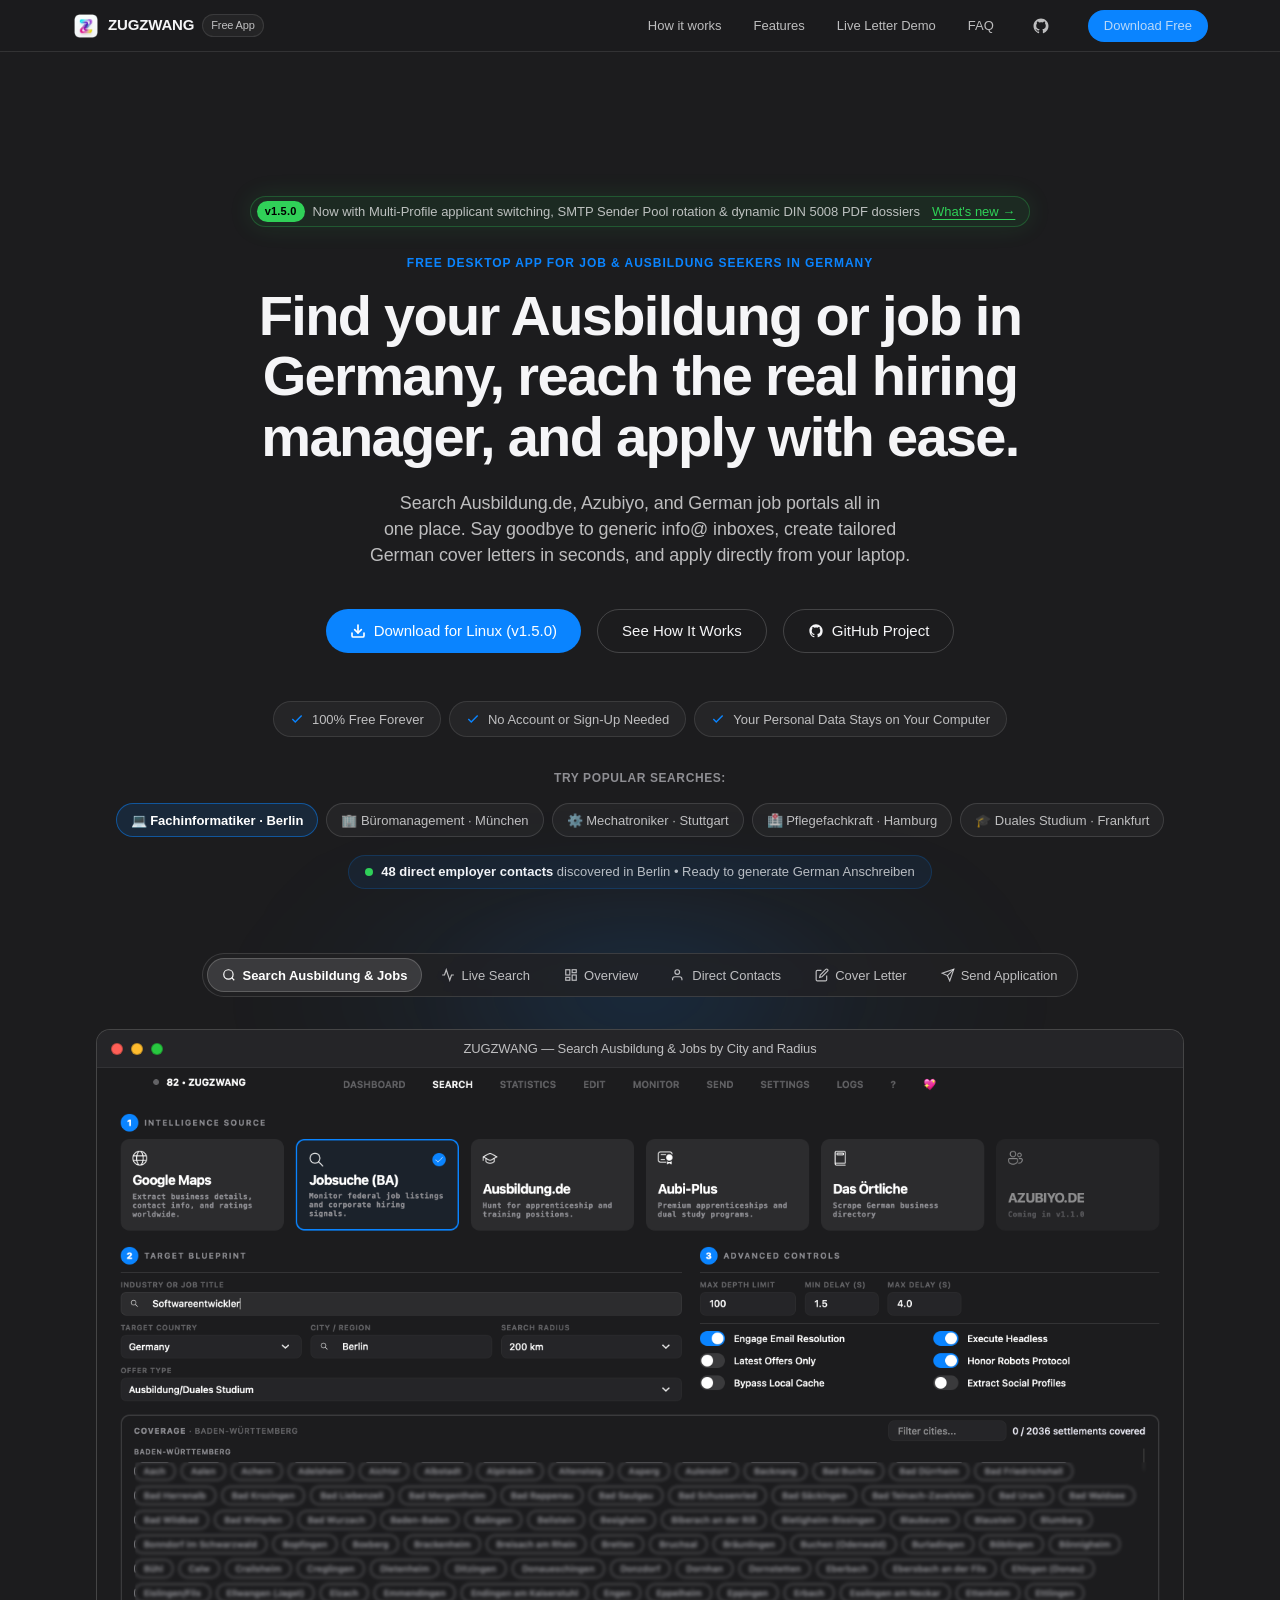
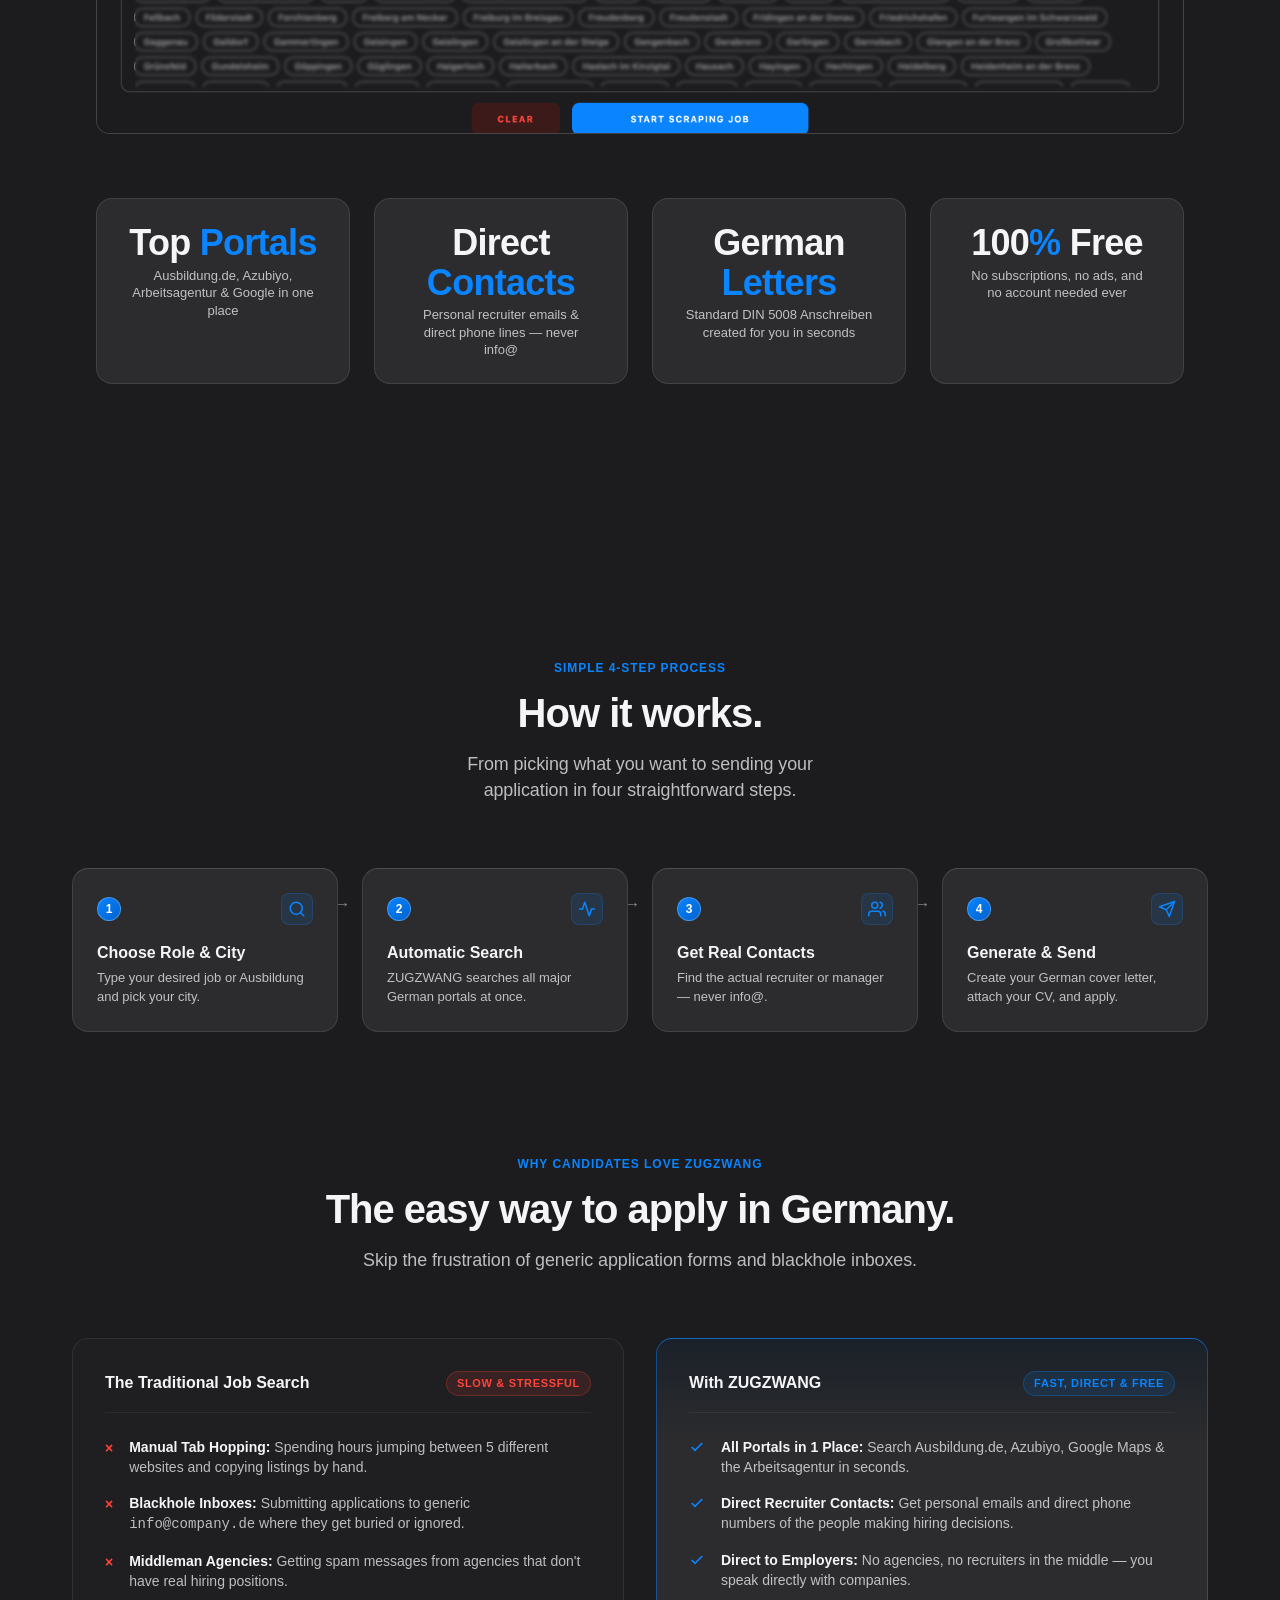
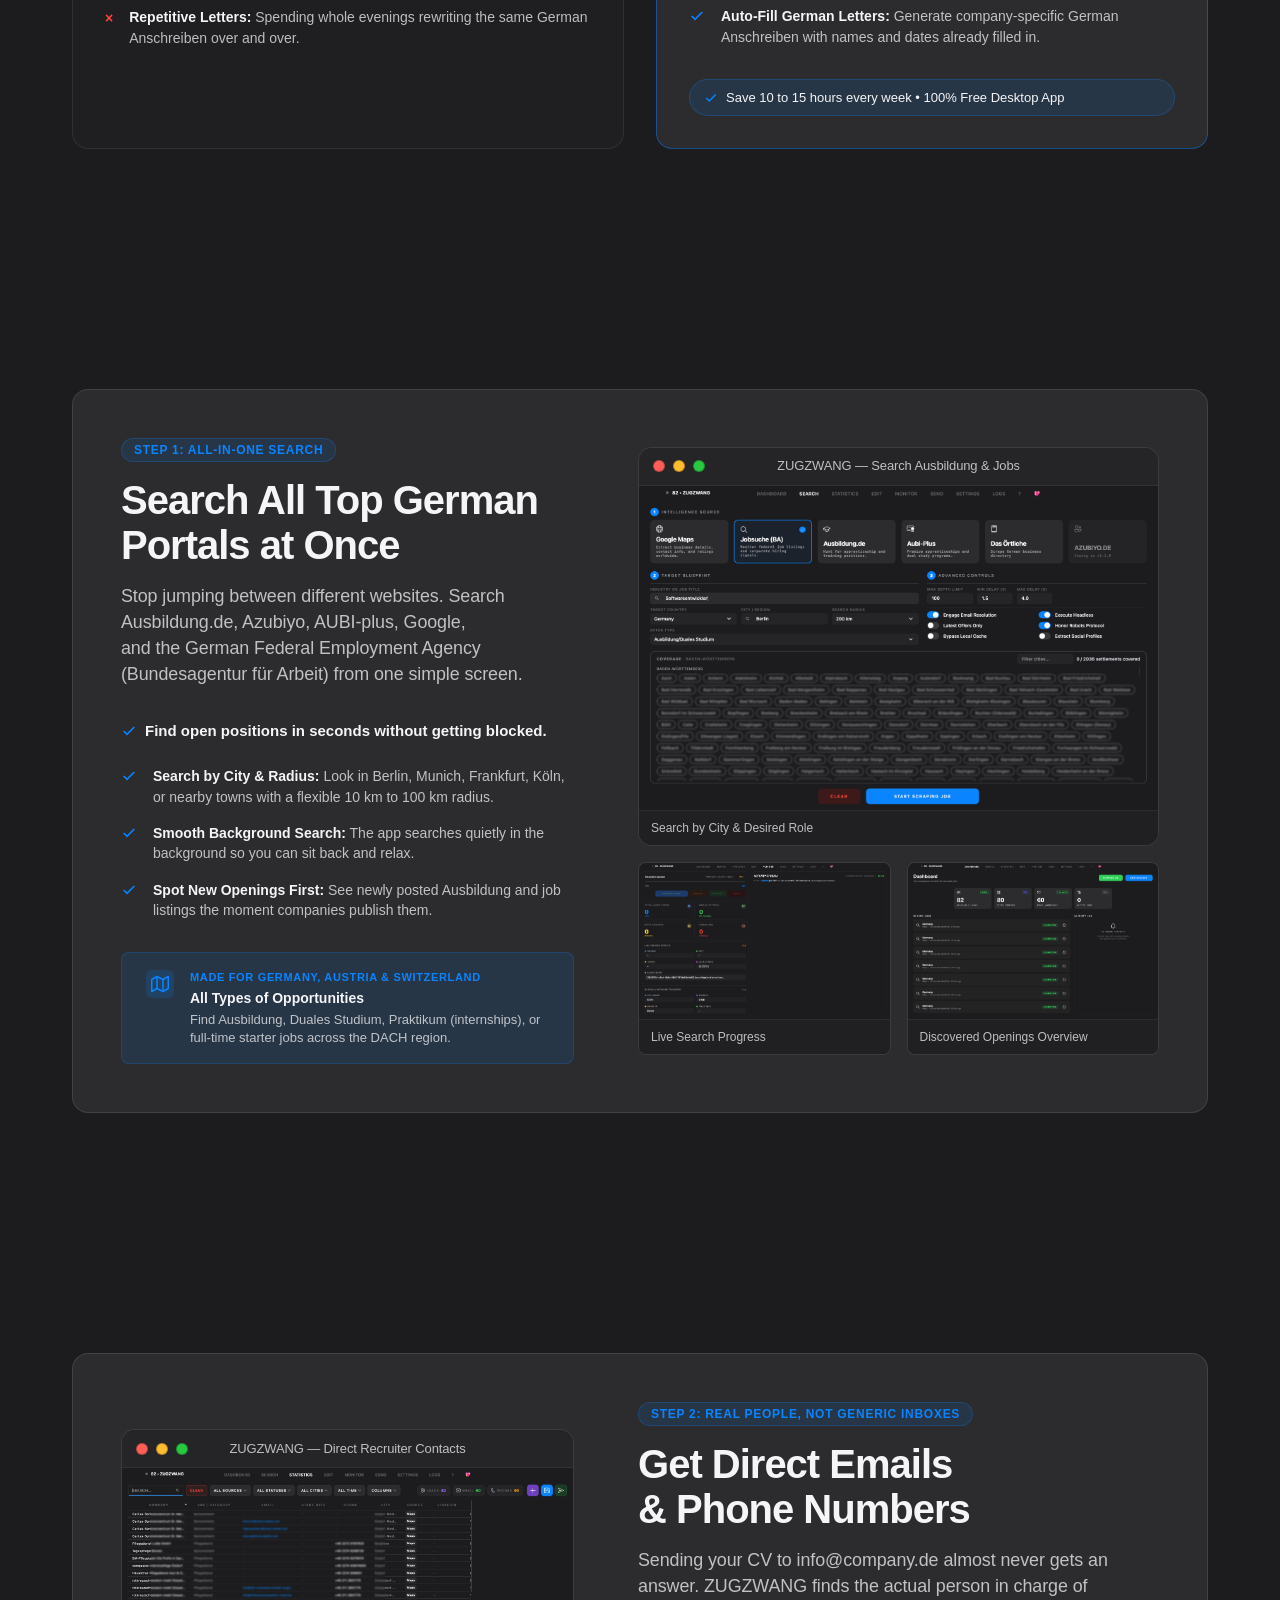
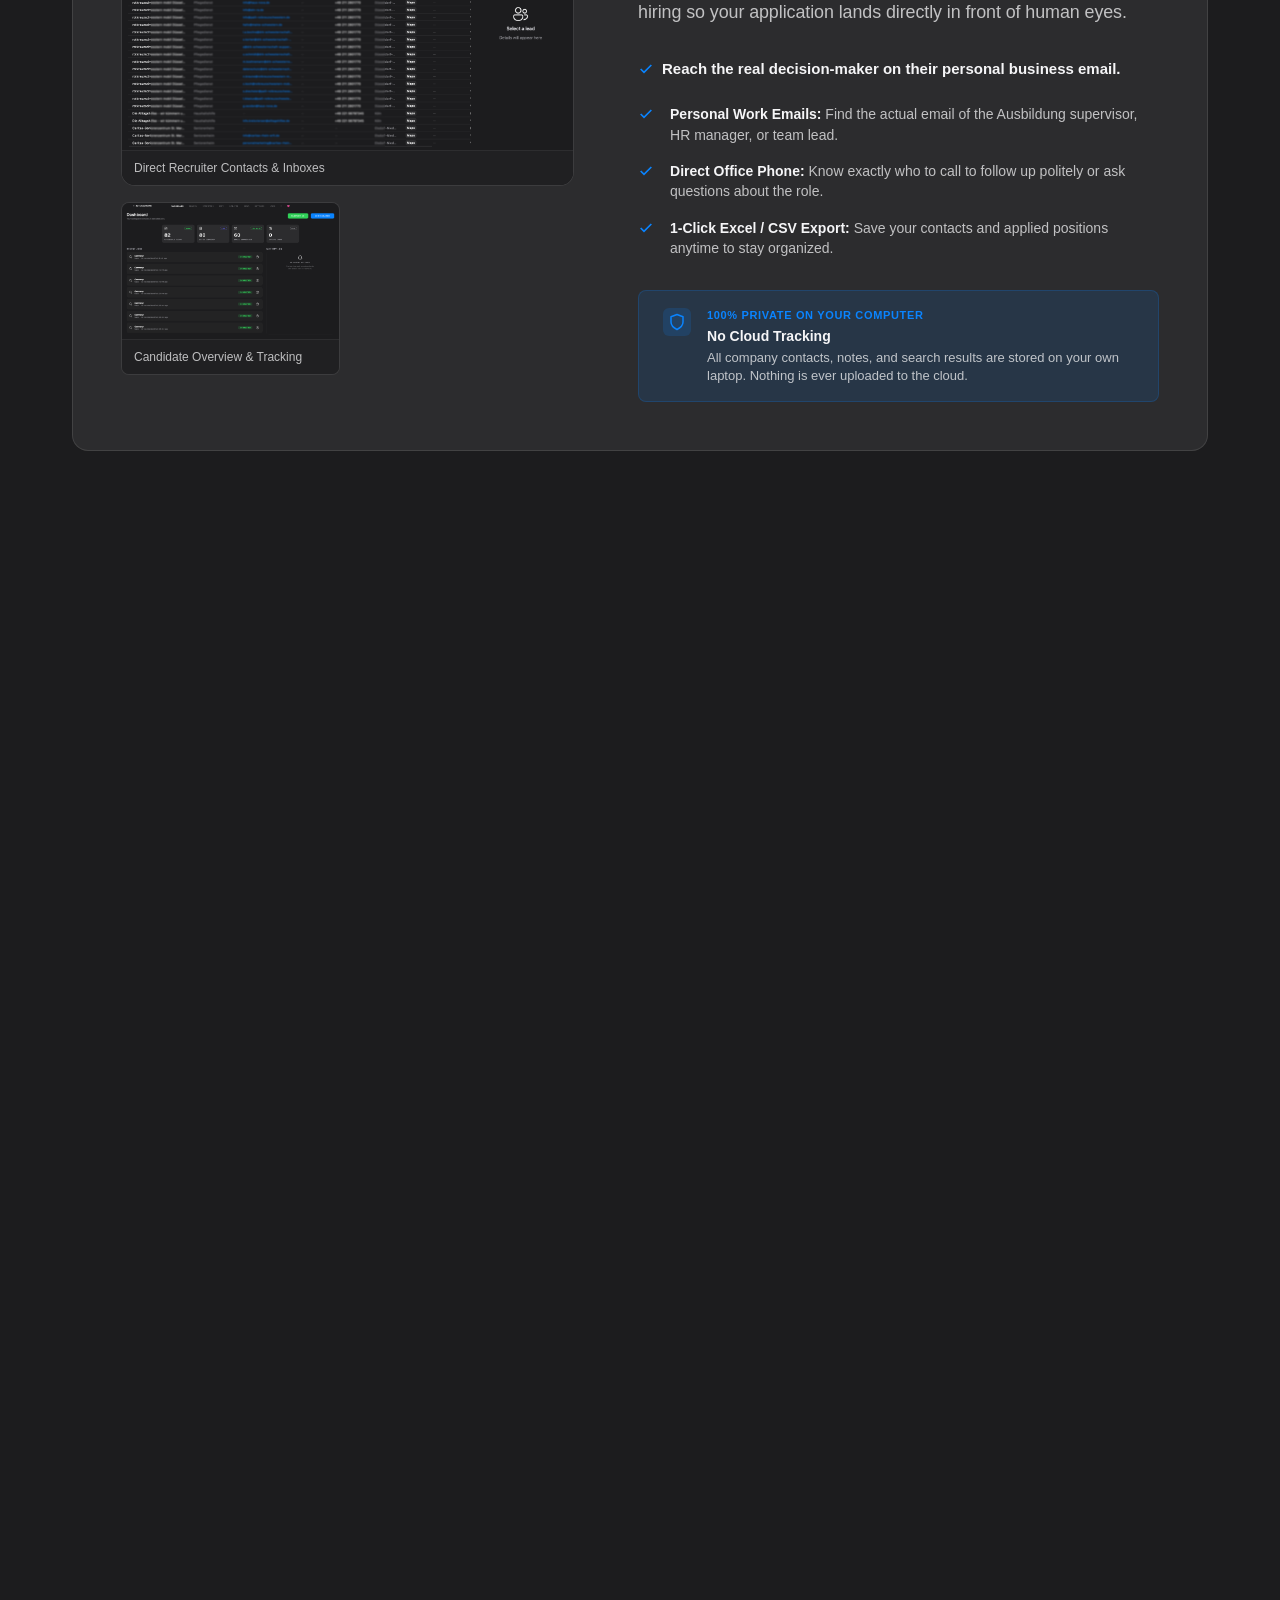
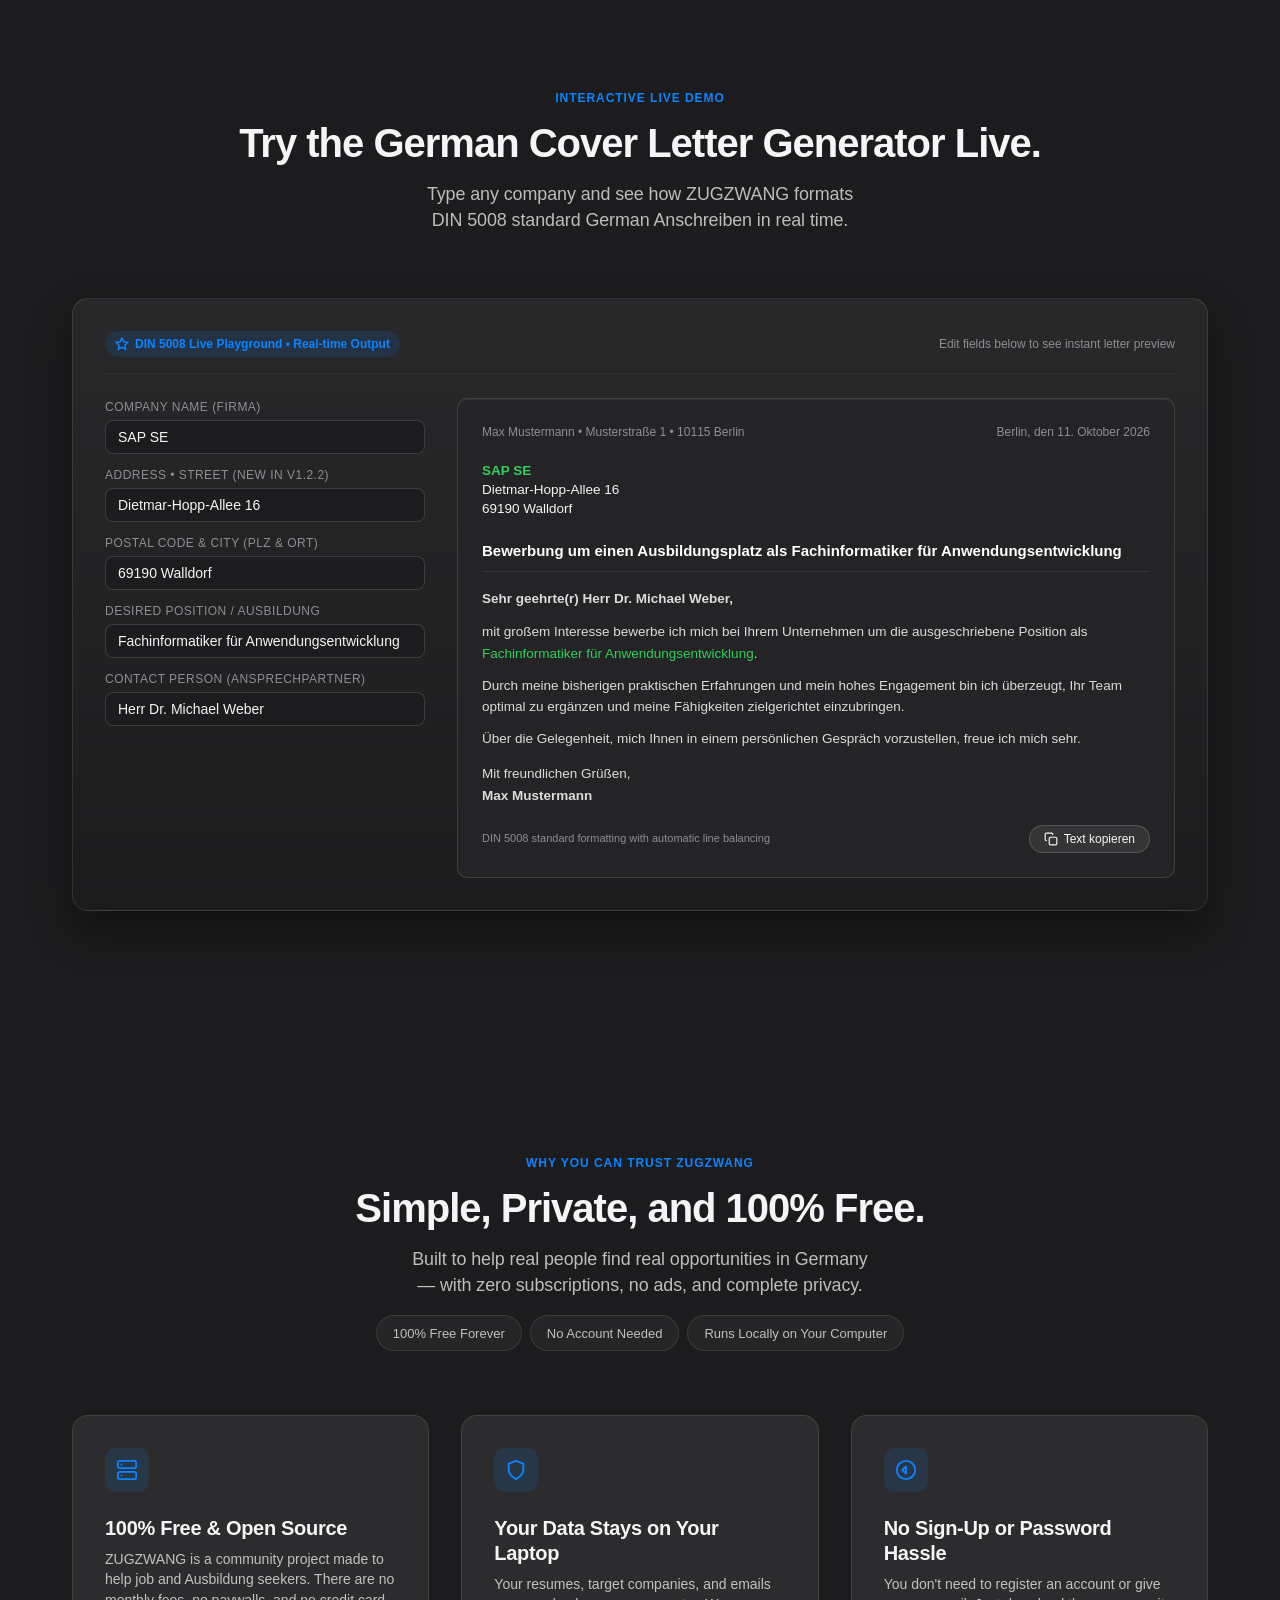
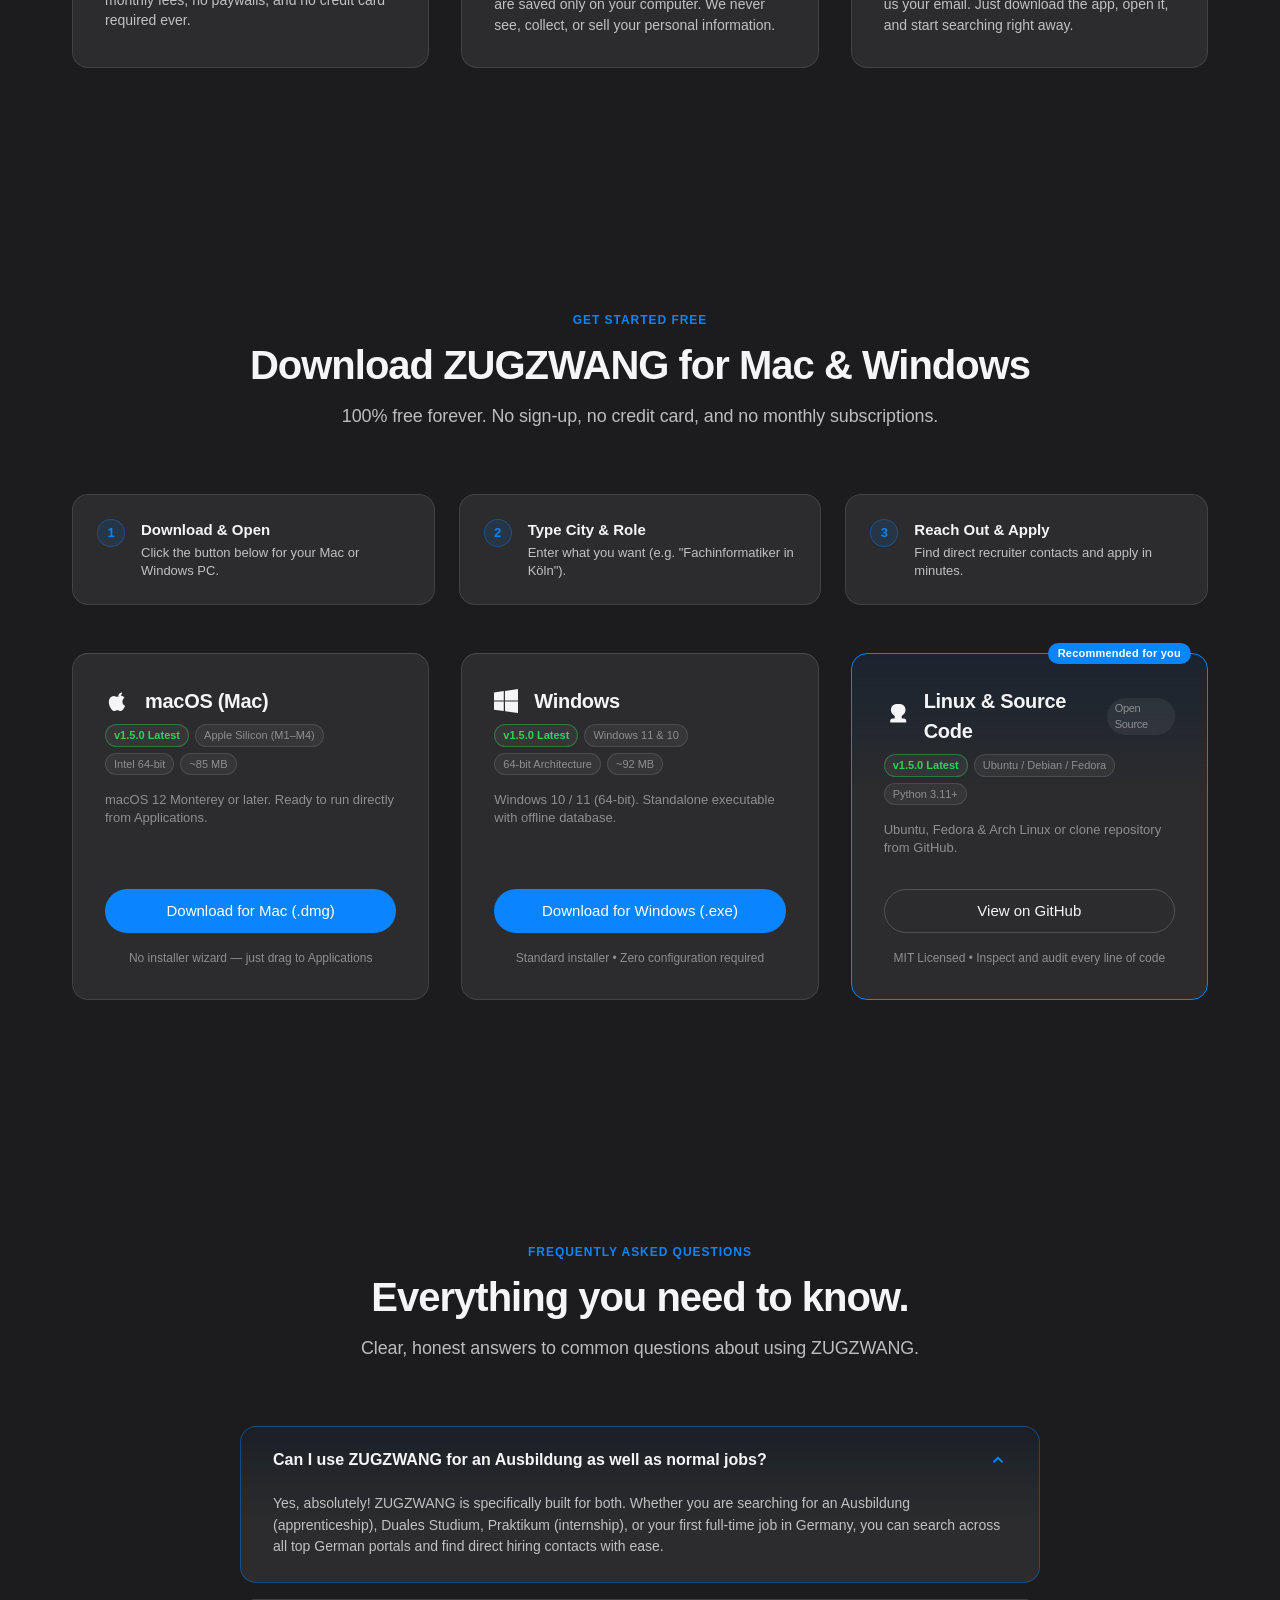
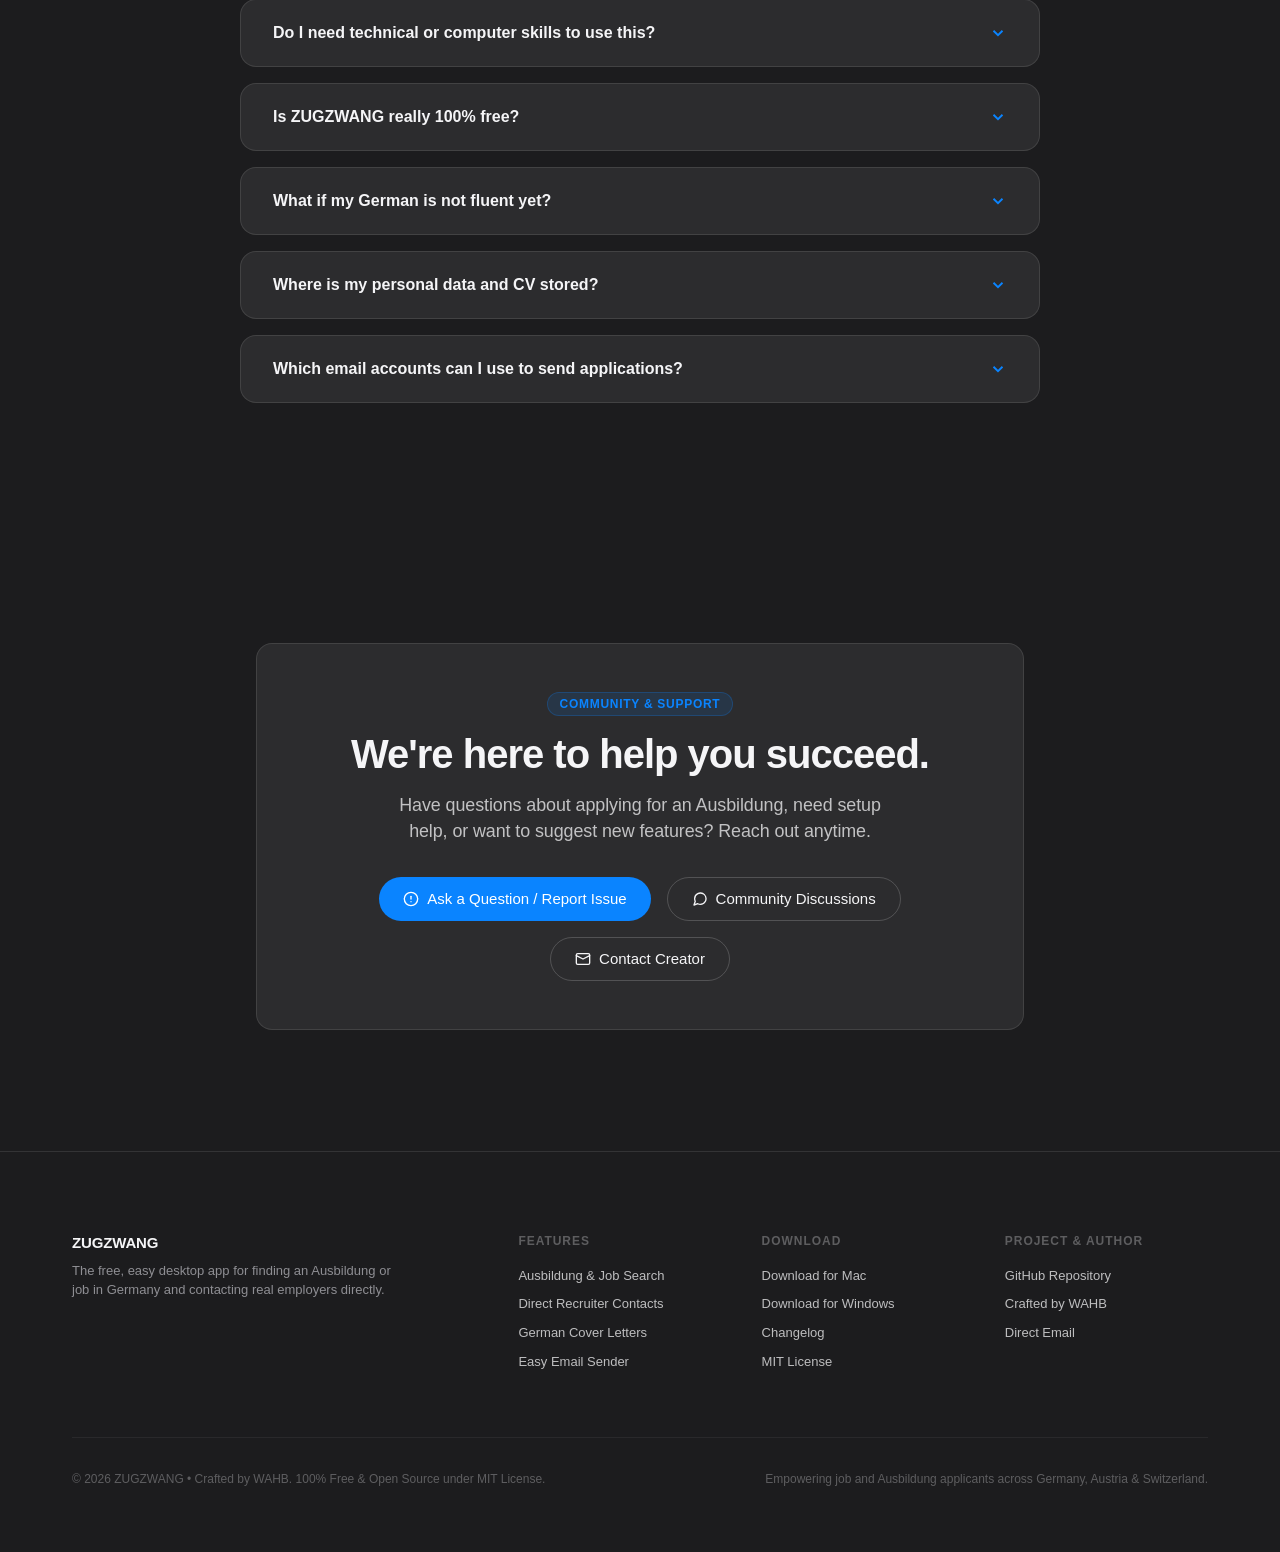
<file: index.html>
<!doctype html>
<html lang="en">
<head>
  <meta charset="utf-8">
  <title>ZUGZWANG — Redirecting...</title>
  <meta http-equiv="refresh" content="0; url=docs/">
  <link rel="canonical" href="docs/">
  <script>
    window.location.replace("docs/" + window.location.search + window.location.hash);
  </script>
</head>
<body style="font-family: -apple-system, system-ui, sans-serif; display: flex; align-items: center; justify-content: center; height: 100vh; margin: 0; background: #f8fafc; color: #0f172a;">
  <p>Redirecting to <a href="docs/" style="color: #0a84ff; font-weight: 600;">ZUGZWANG Showcase</a>...</p>
</body>
</html>
</file>
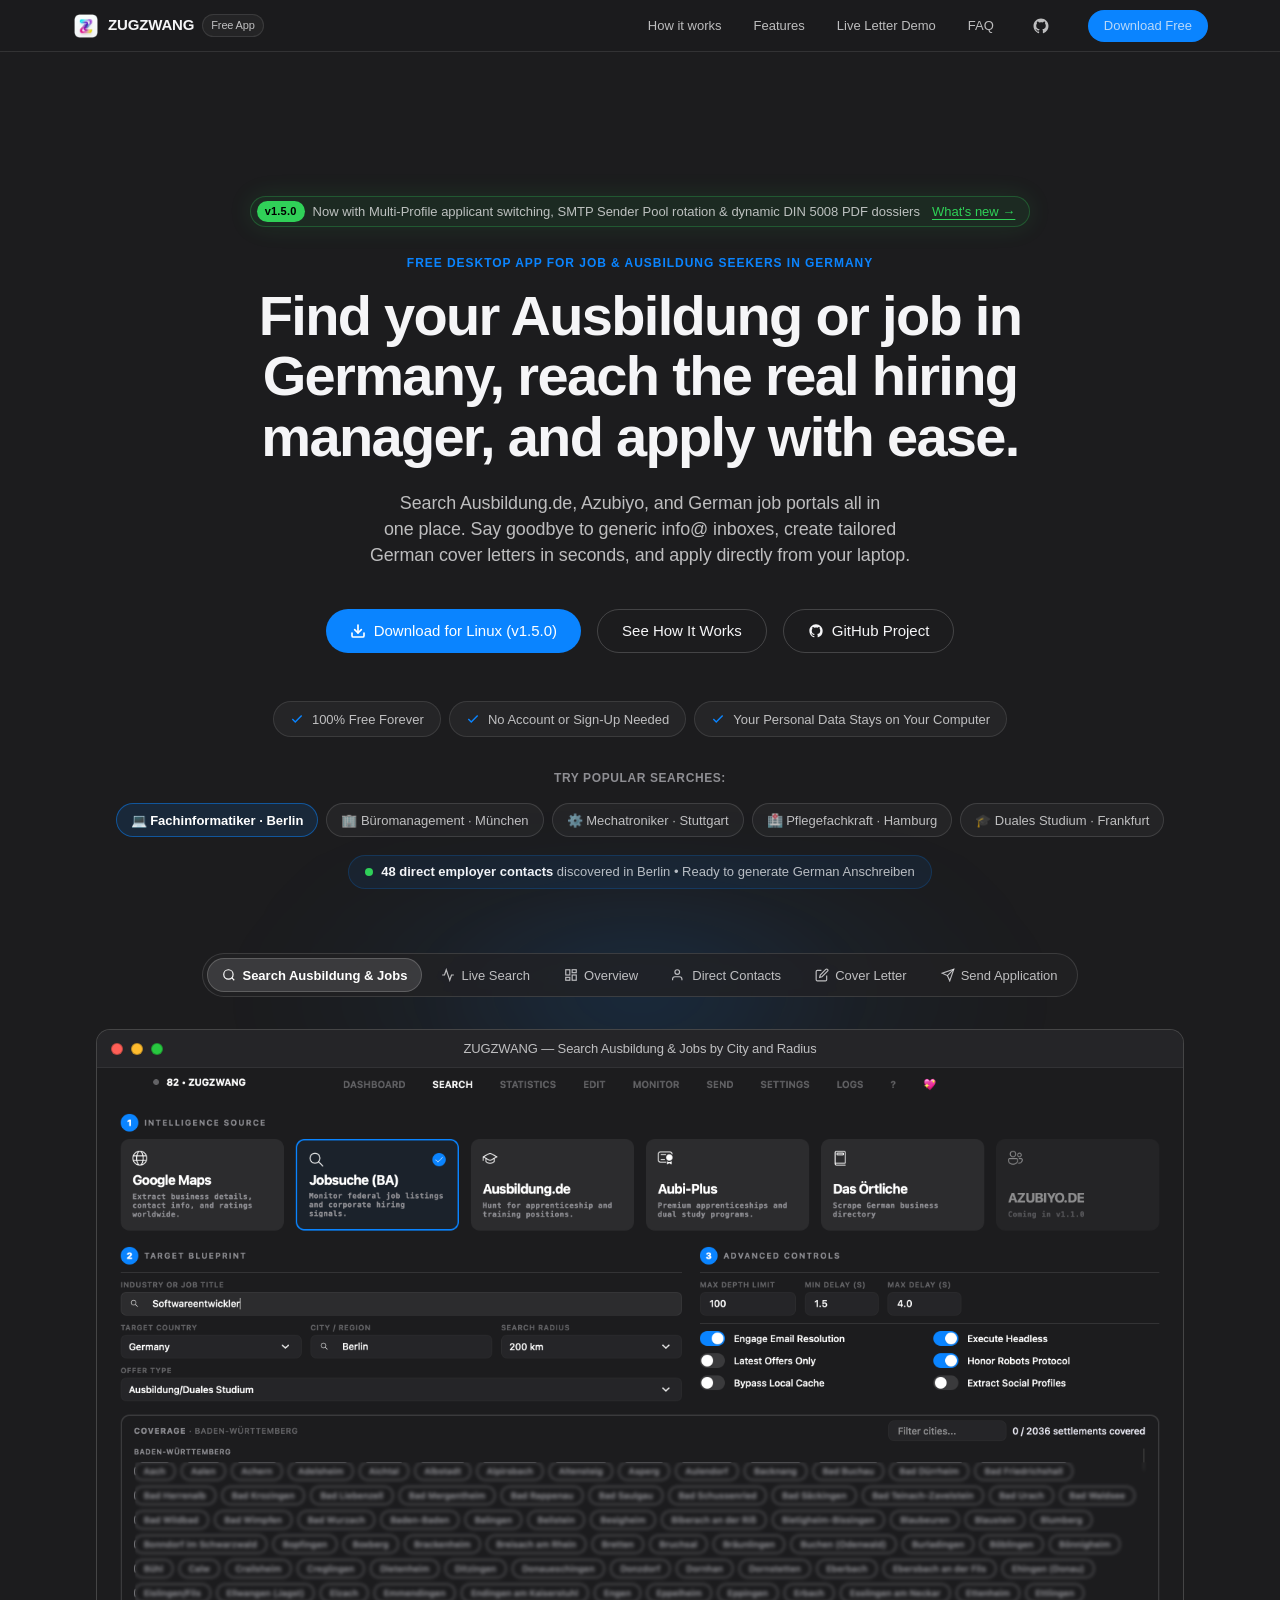
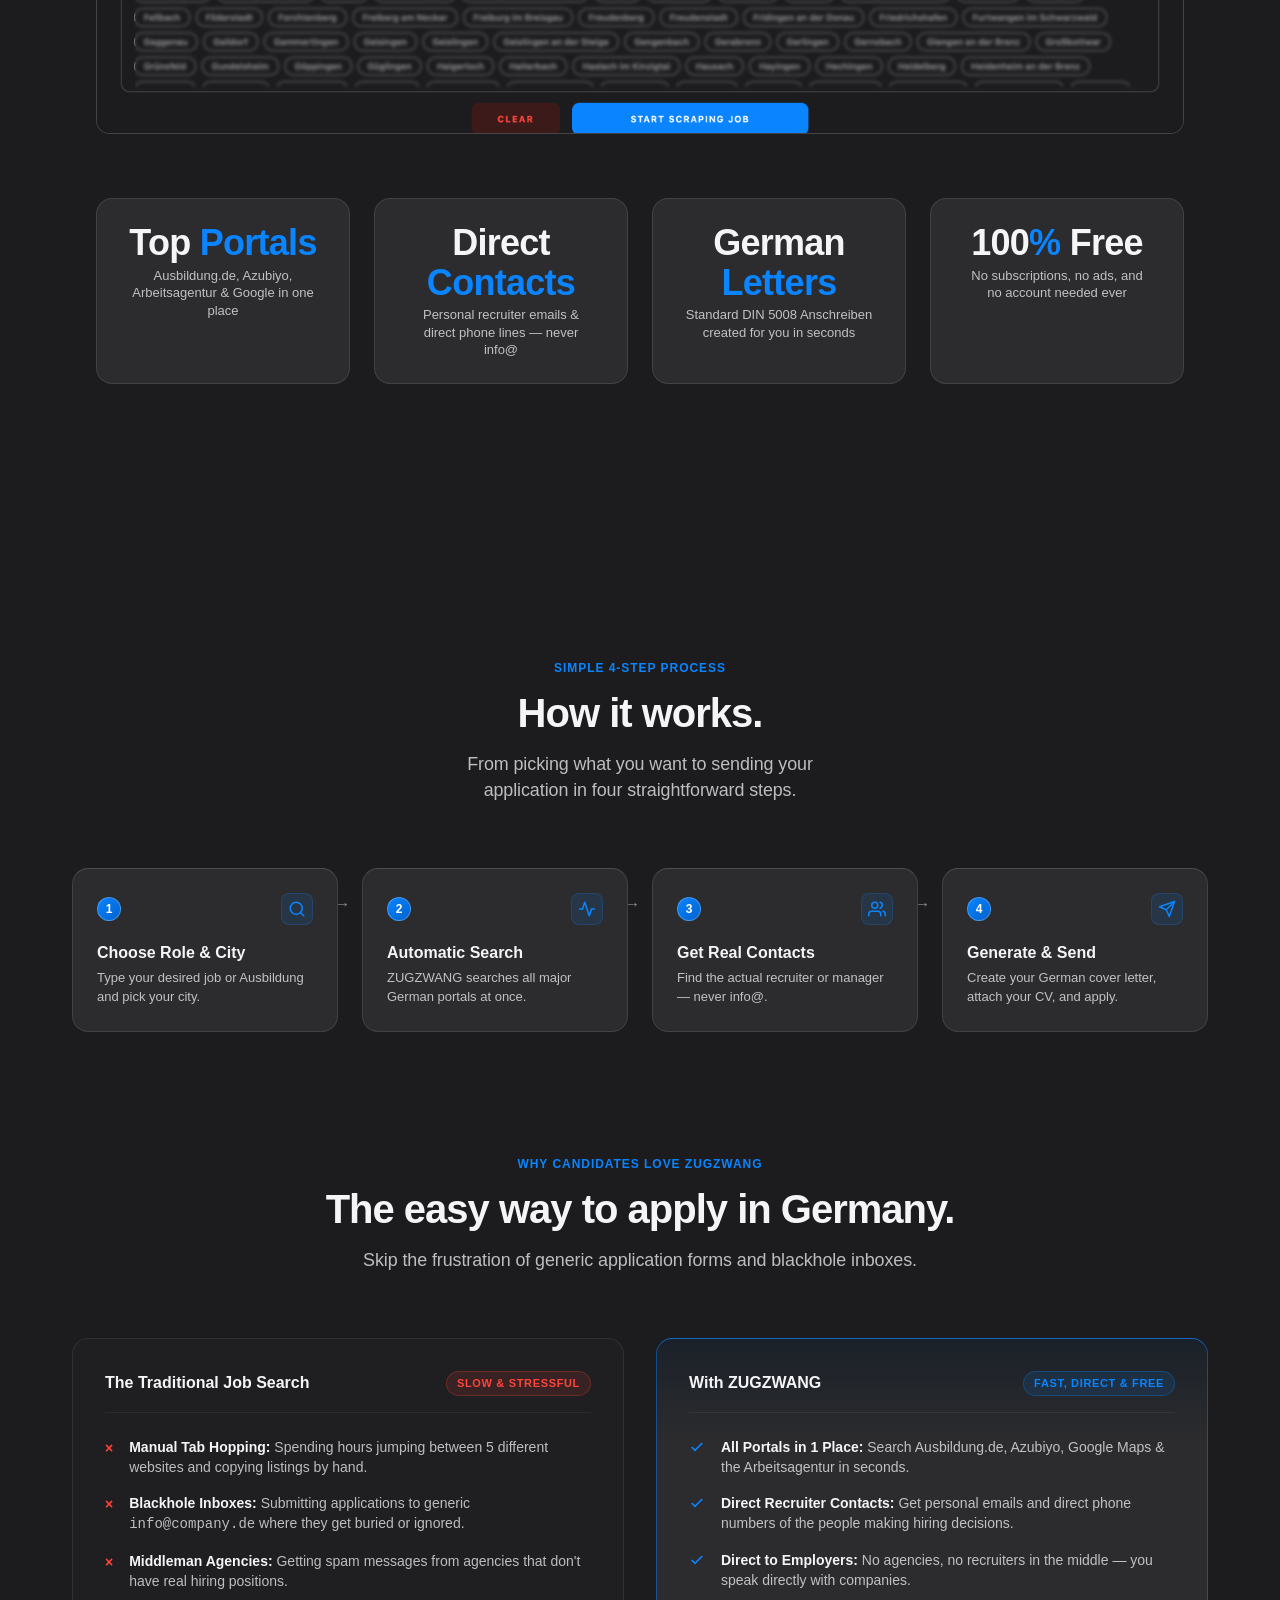
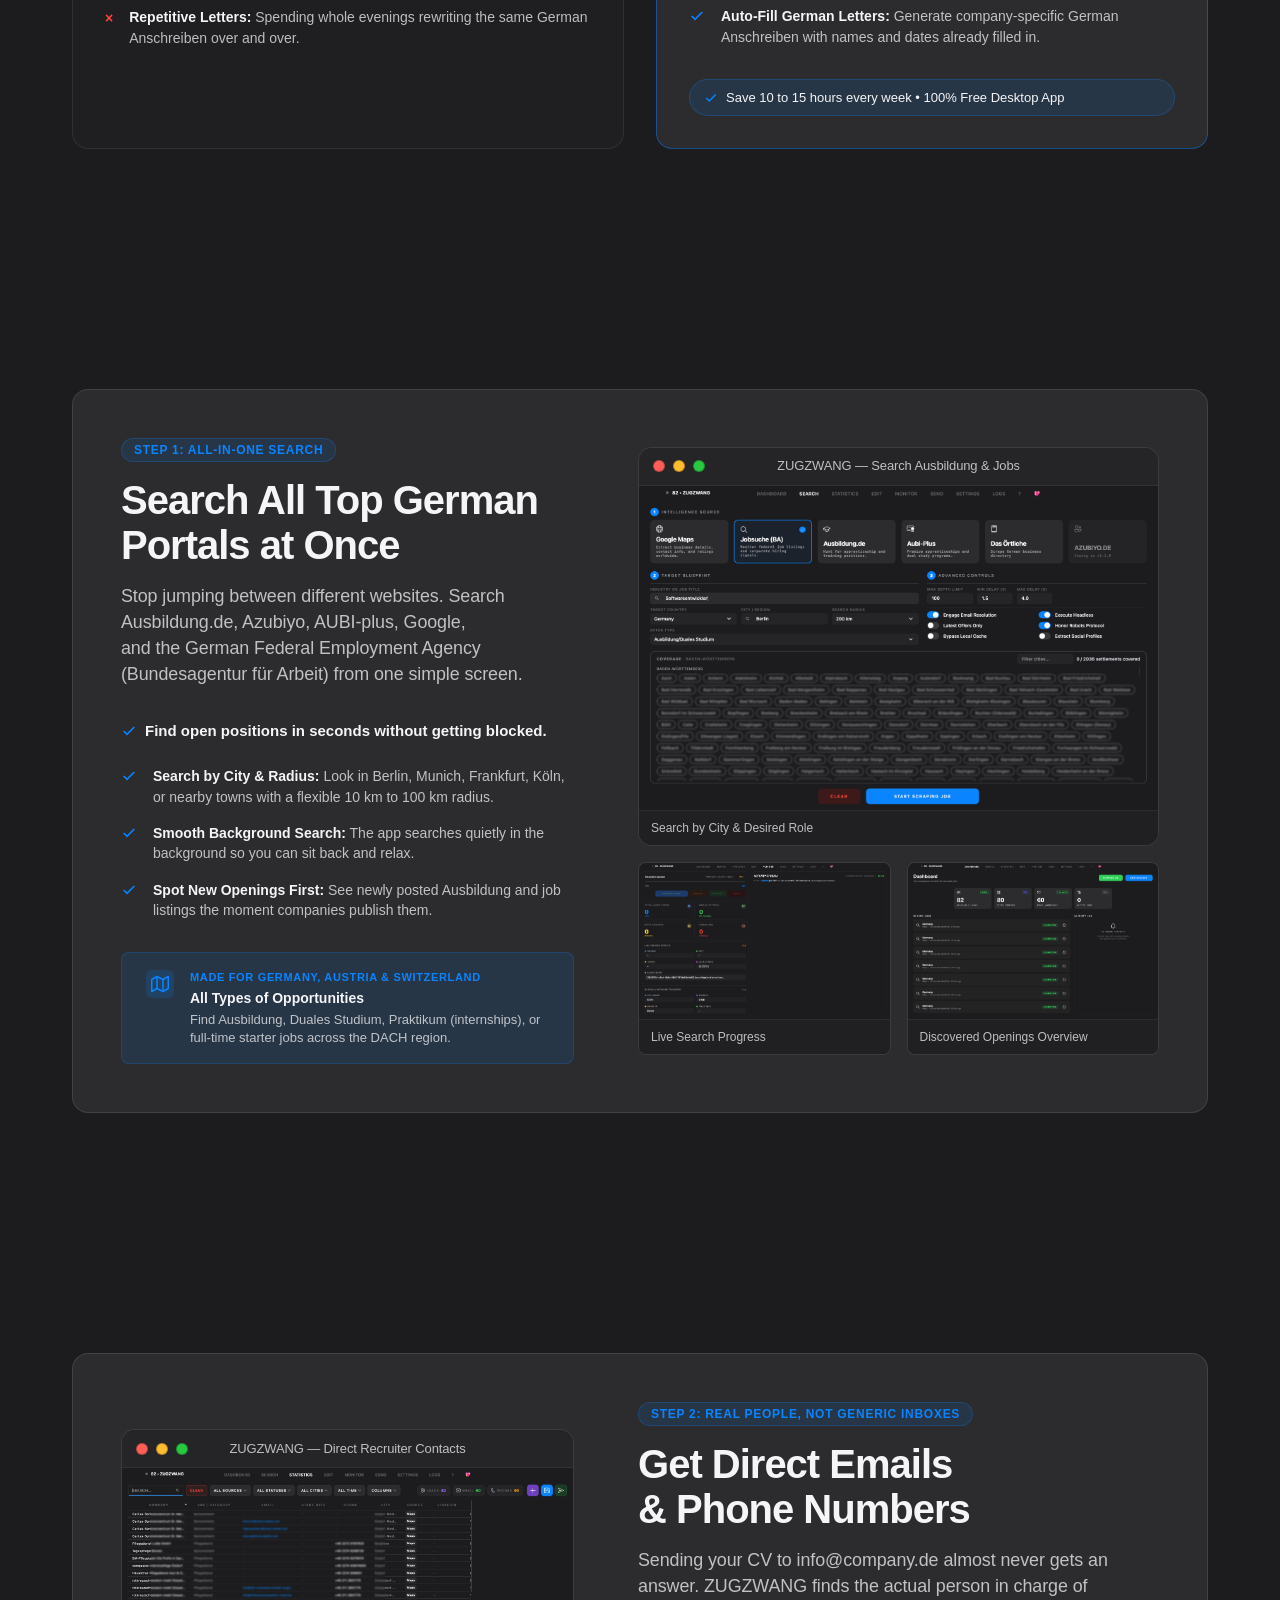
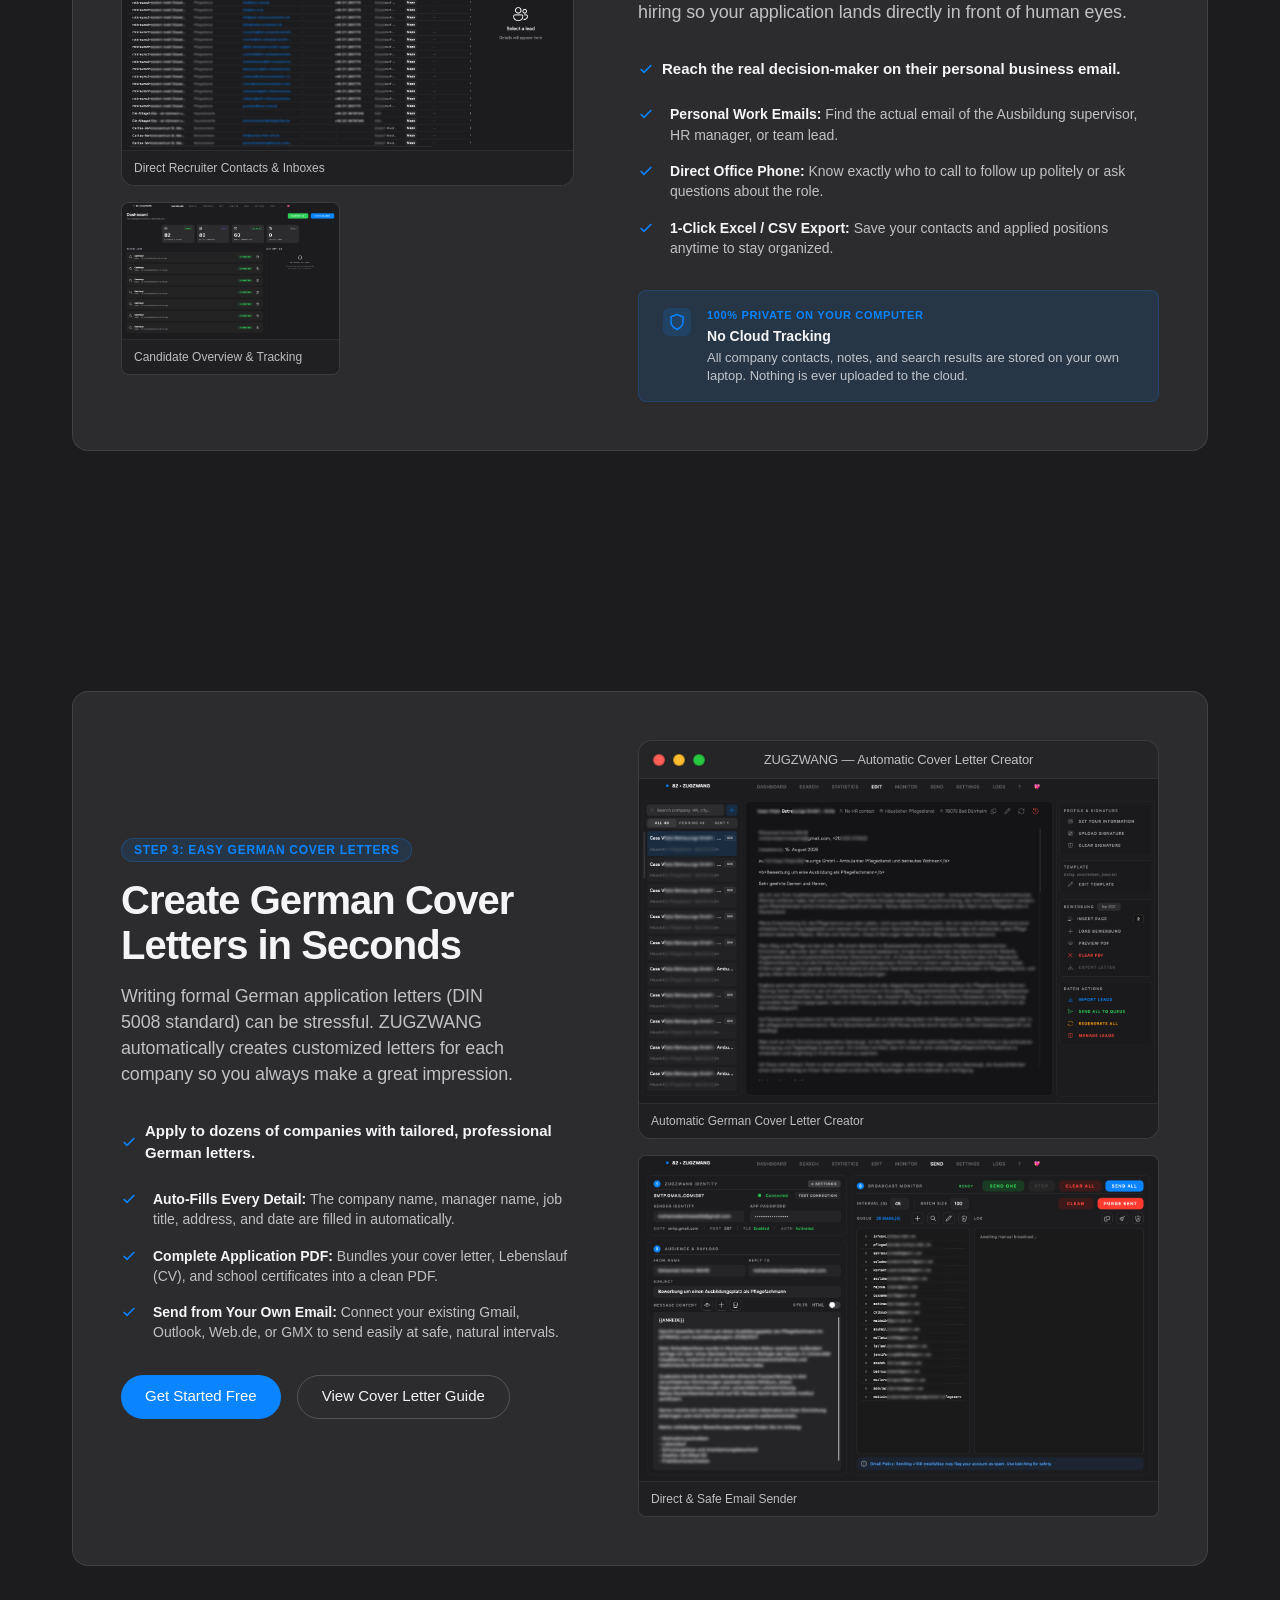
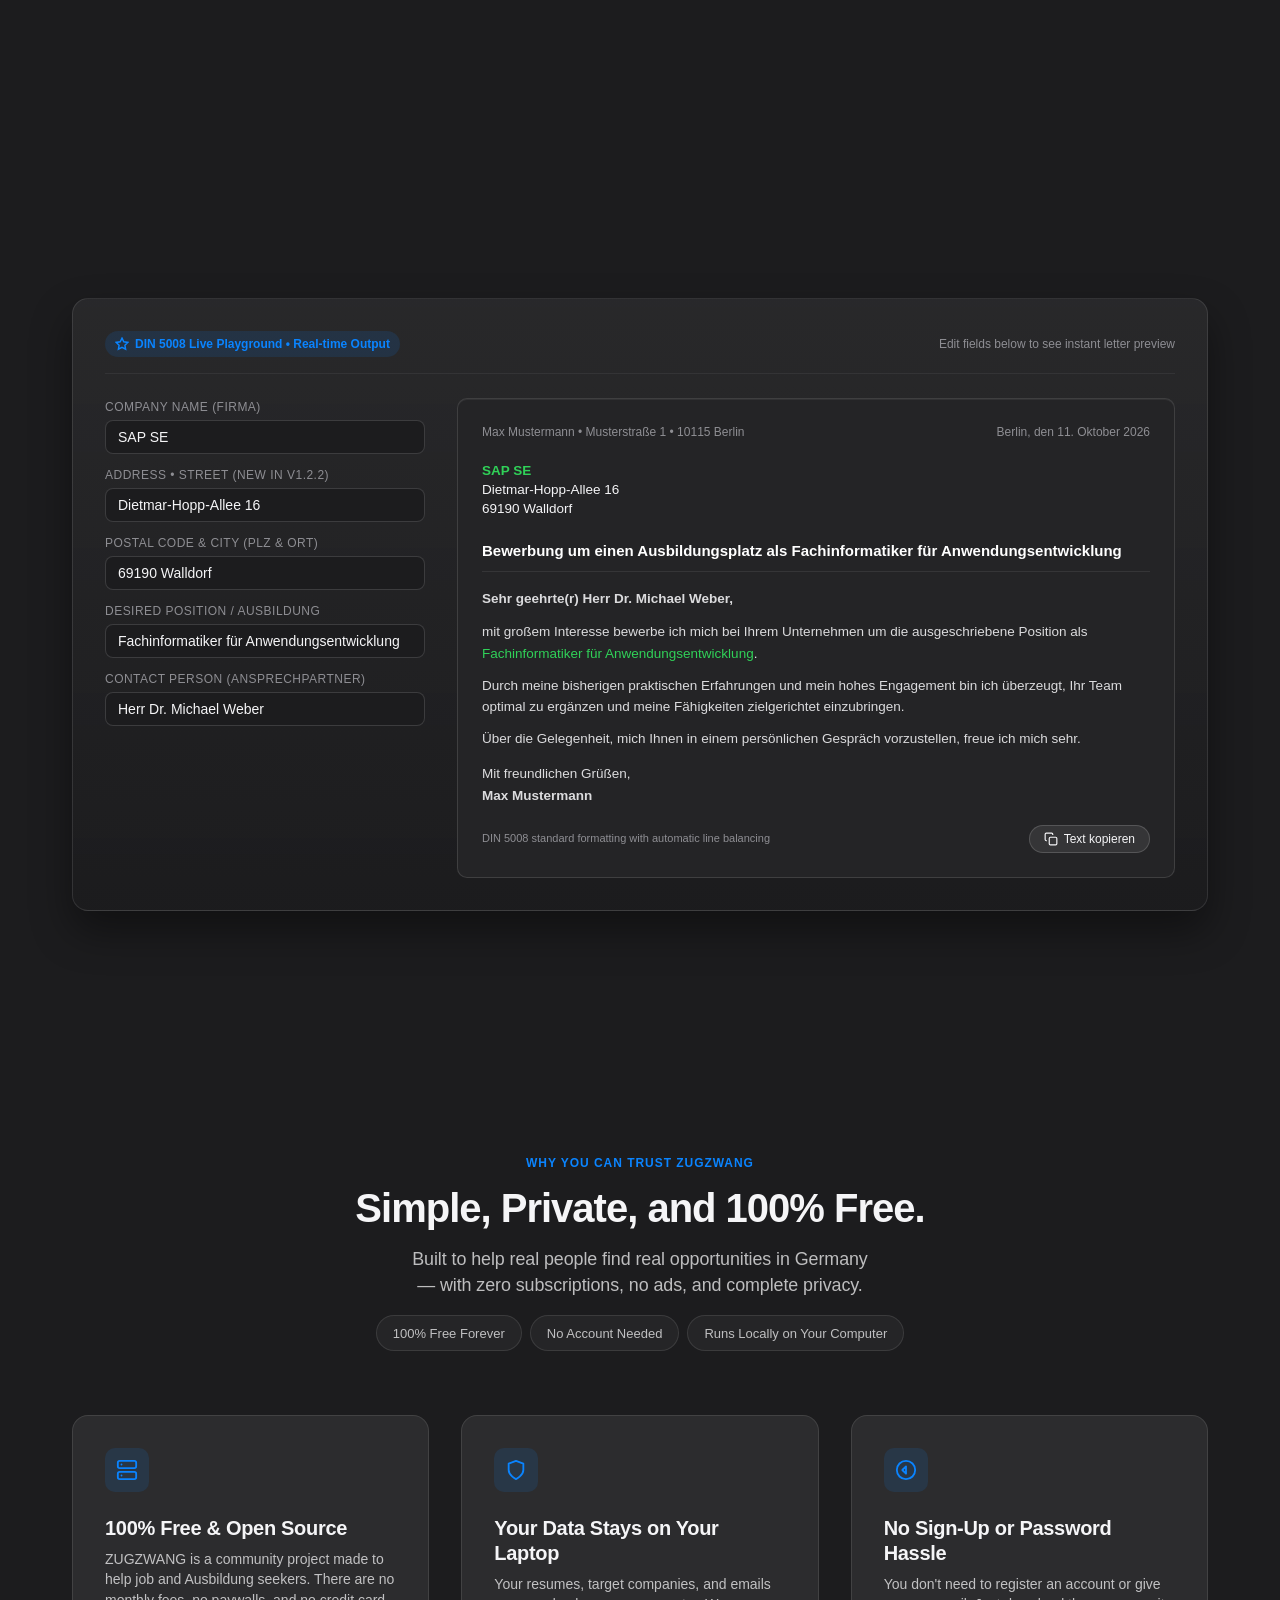
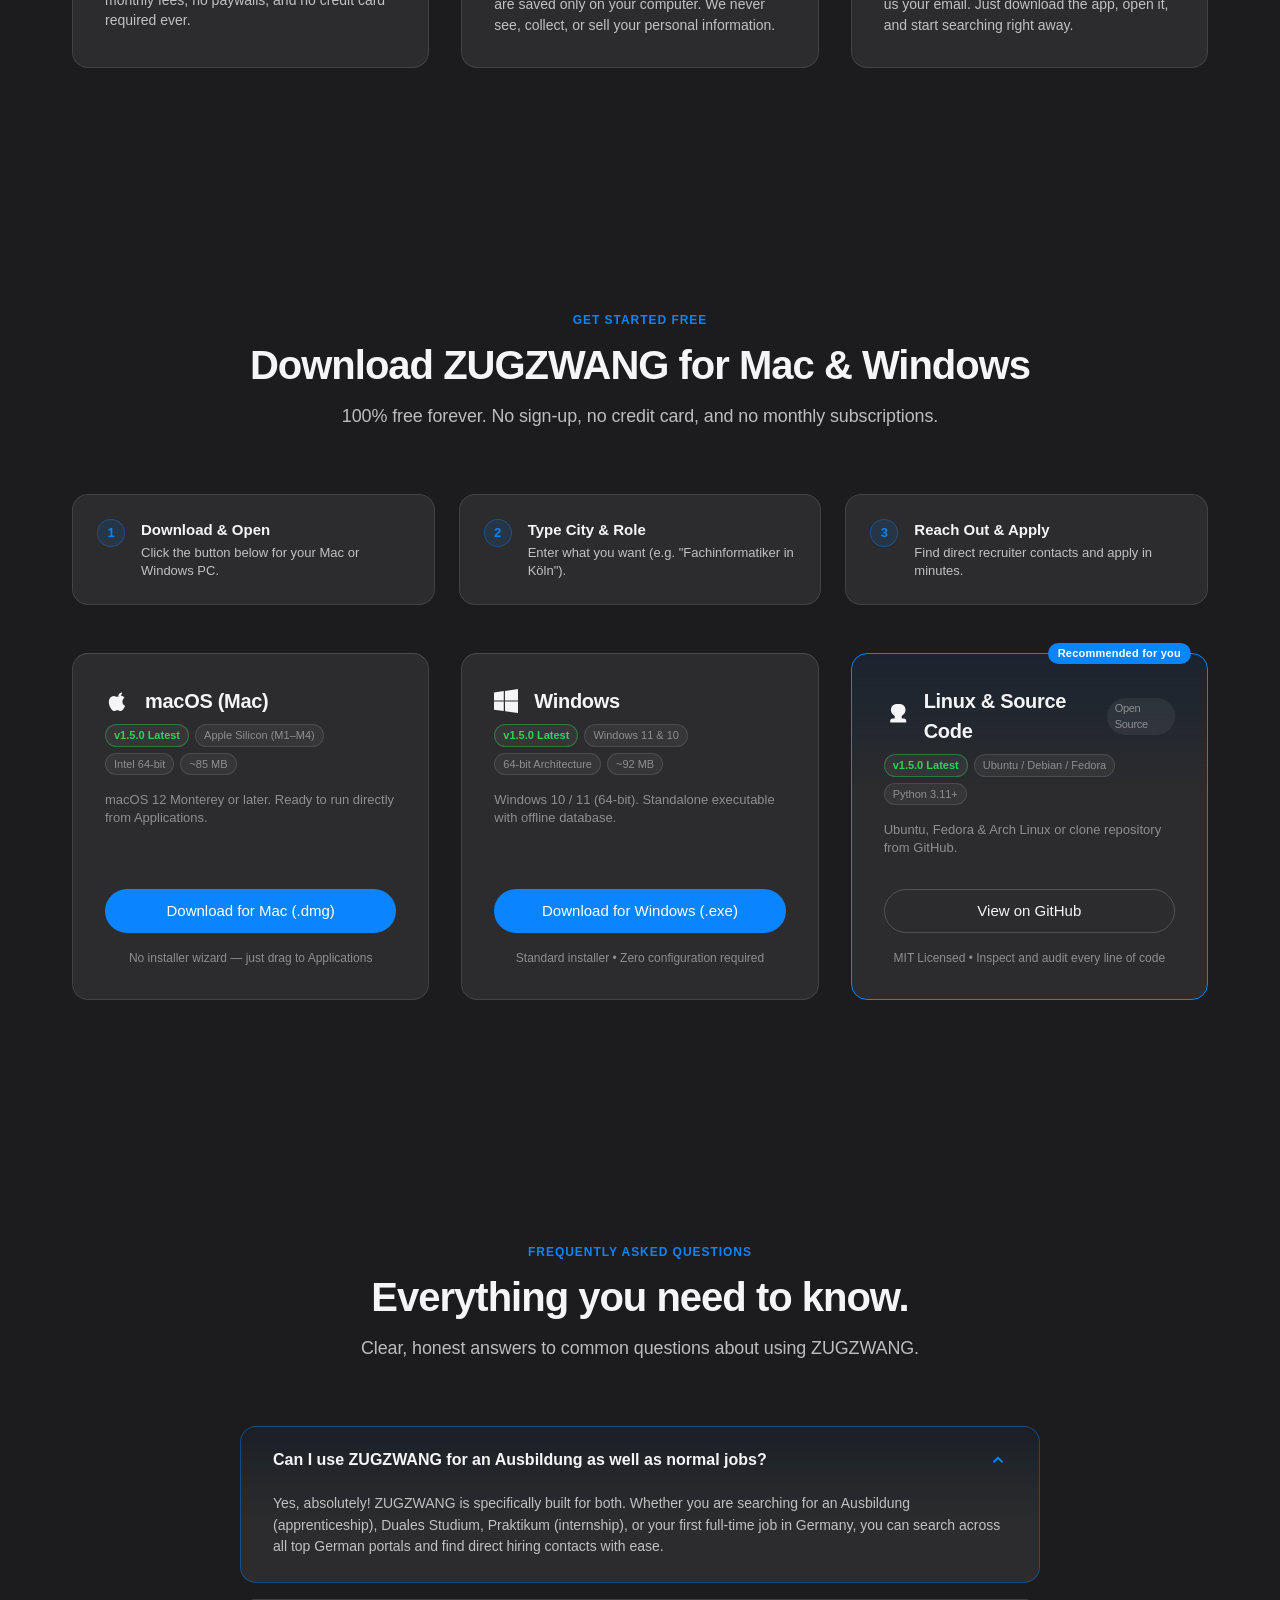
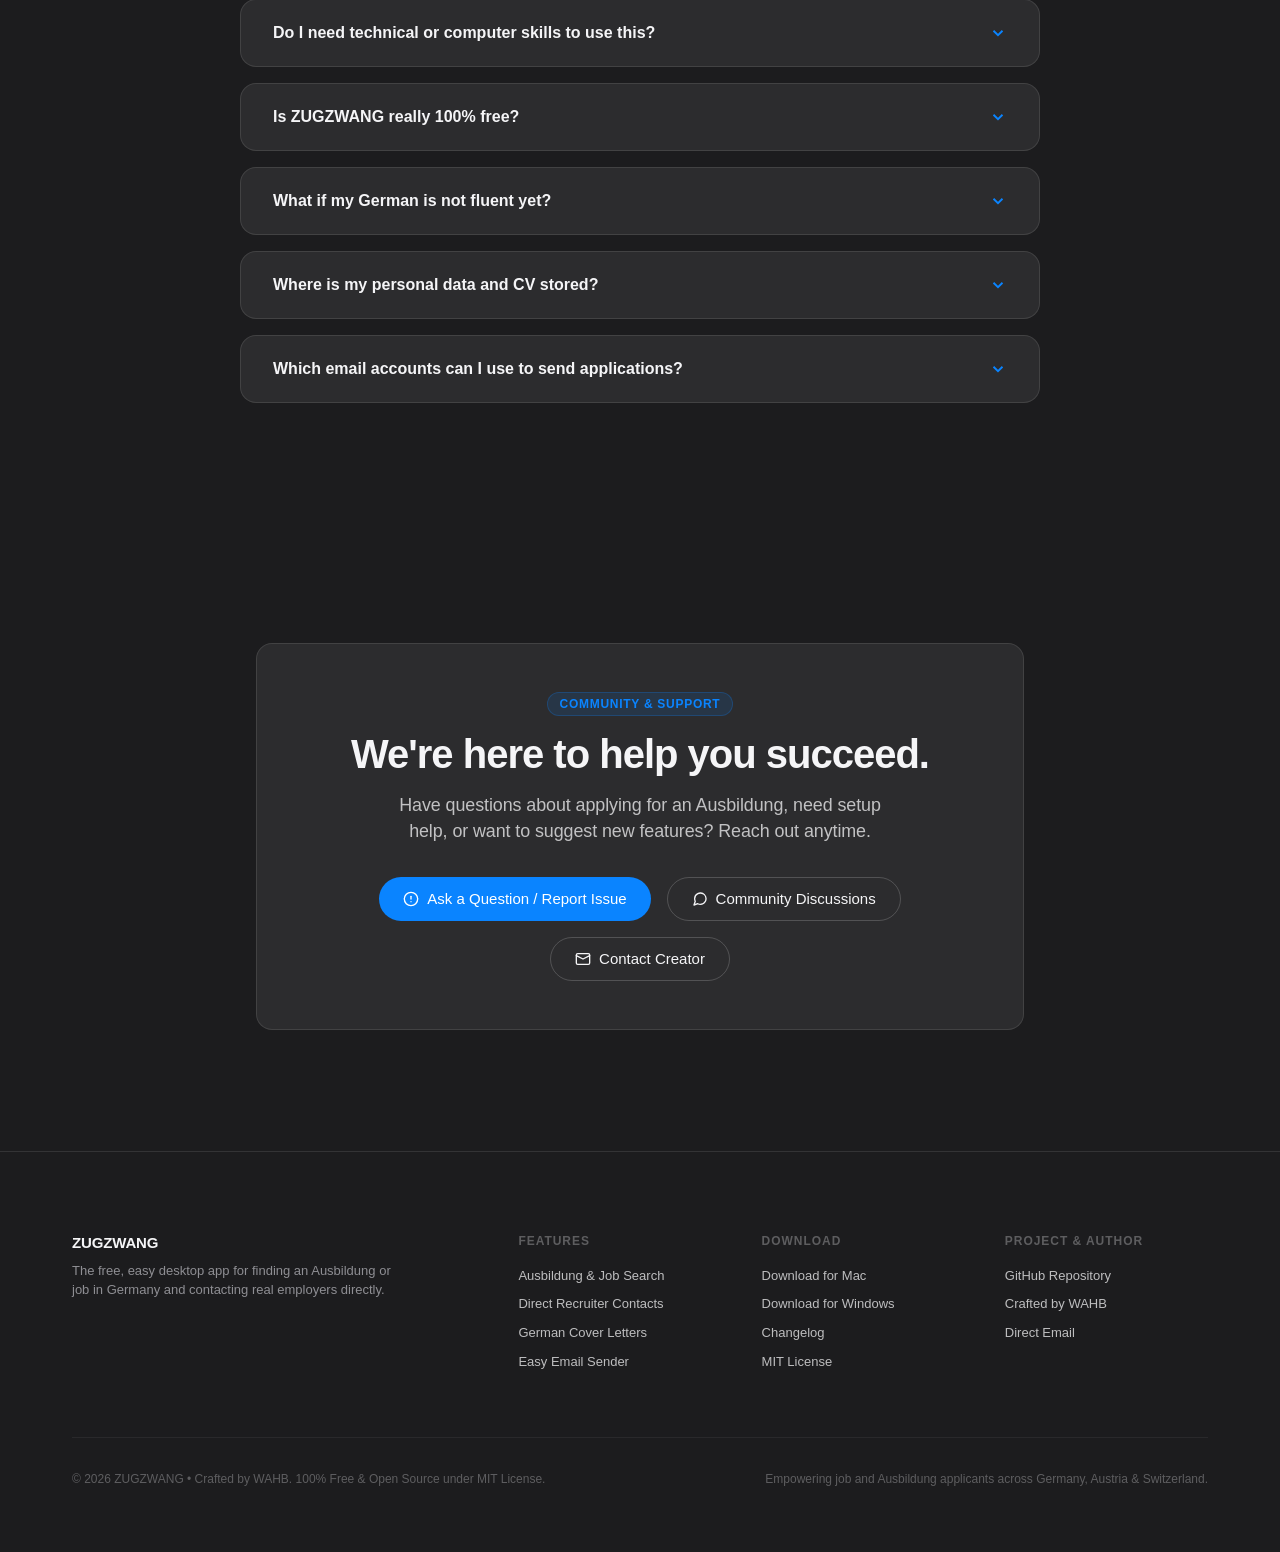
<file: docs/index.html>
<!doctype html>
<html lang="en">
<head>
  <meta charset="utf-8" />
  <meta name="viewport" content="width=device-width, initial-scale=1, viewport-fit=cover" />
  <title>ZUGZWANG — Find an Ausbildung or Job in Germany & Apply Directly</title>
  <meta name="description" content="Search Ausbildung & job openings in Germany, get the direct email of the recruiter — not info@ — and apply easily with automatic German cover letters. 100% free app." />

  <!-- Open Graph -->
  <meta property="og:type" content="website" />
  <meta property="og:site_name" content="ZUGZWANG" />
  <meta property="og:title" content="ZUGZWANG — Find an Ausbildung or Job in Germany" />
  <meta property="og:description" content="Search Ausbildung & job openings, get direct recruiter contacts, and apply with ease." />
  <meta property="og:url" content="https://f0whb.github.io/Zugzwang/" />
  <meta property="og:image" content="images/logo-mark.png" />

  <!-- Twitter -->
  <meta name="twitter:card" content="summary_large_image" />
  <meta name="twitter:title" content="ZUGZWANG — Find an Ausbildung or Job in Germany" />
  <meta name="twitter:description" content="Search Ausbildung & job openings, get direct recruiter contacts, and apply with ease." />
  <meta name="twitter:image" content="images/logo-mark.png" />

  <meta name="theme-color" content="#1C1C1E" />

  <link rel="stylesheet" href="styles.css?v=1.5.0" />
  <link rel="icon" href="images/logo-mark.png" type="image/png" />
</head>
<body>

  <!-- Top Navigation Bar (Apple Frosted Glass) -->
  <header class="nav-wrap">
    <div class="container-x">
      <nav class="nav" aria-label="Main Navigation">
        <a href="#hero" class="nav-brand">
          <img src="images/logo-mark.png" alt="ZUGZWANG" width="28" height="28" />
          <span>ZUGZWANG</span>
          <span class="brand-badge">Free App</span>
        </a>

        <div class="nav-links">
          <a href="#how-it-works">How it works</a>
          <a href="#screenshots">Features</a>
          <a href="#simulator">Live Letter Demo</a>
          <a href="#faq">FAQ</a>
          <a href="https://github.com/F0WHB/Zugzwang" target="_blank" rel="noopener" class="nav-github-link" aria-label="GitHub Repository">
            <svg width="18" height="18" viewBox="0 0 24 24" fill="currentColor">
              <path fill-rule="evenodd" clip-rule="evenodd" d="M12 2C6.477 2 2 6.484 2 12.017c0 4.425 2.865 8.18 6.839 9.504.5.092.682-.217.682-.483 0-.237-.008-.868-.013-1.703-2.782.605-3.369-1.343-3.369-1.343-.454-1.158-1.11-1.466-1.11-1.466-.908-.62.069-.608.069-.608 1.003.07 1.53 1.032 1.53 1.032.892 1.53 2.341 1.088 2.91.832.092-.647.35-1.088.636-1.338-2.22-.253-4.555-1.113-4.555-4.951 0-1.093.39-1.988 1.029-2.688-.103-.253-.446-1.272.098-2.65 0 0 .84-.27 2.75 1.026A9.564 9.564 0 0112 6.844c.85.004 1.705.115 2.504.337 1.909-1.296 2.747-1.027 2.747-1.027.546 1.379.202 2.398.1 2.651.64.7 1.028 1.595 1.028 2.688 0 3.848-2.339 4.695-4.566 4.943.359.309.678.92.678 1.855 0 1.338-.012 2.419-.012 2.747 0 .268.18.58.688.482A10.019 10.019 0 0022 12.017C22 6.484 17.522 2 12 2z"/>
            </svg>
          </a>
          <a href="#downloads" class="btn-primary btn-nav-cta">Download Free</a>
        </div>
      </nav>
    </div>
  </header>

  <main class="container-x">
    
    <!-- Hero Section (Applicant-First Friendly & Clear Copy) -->
    <section id="hero" class="hero-section apple-reveal">
      <div class="version-banner">
        <span class="version-tag">v1.5.0</span>
        <span class="version-text">Now with Multi-Profile applicant switching, SMTP Sender Pool rotation &amp; dynamic DIN 5008 PDF dossiers</span>
        <a href="#changelog" class="version-link open-changelog-trigger">What's new &rarr;</a>
      </div>
      <p class="eyebrow">Free Desktop App for Job &amp; Ausbildung Seekers in Germany</p>
      <h1 class="display-hero">
        Find your Ausbildung or job in Germany, reach the real hiring manager, and apply with ease.
      </h1>
      <p class="lede">
        Search Ausbildung.de, Azubiyo, and German job portals all in one place. Say goodbye to generic info@ inboxes, create tailored German cover letters in seconds, and apply directly from your laptop.
      </p>

      <div class="hero-actions">
        <a class="btn-primary" id="hero-download-btn" href="#downloads">
          <svg width="16" height="16" viewBox="0 0 24 24" fill="none" stroke="currentColor" stroke-width="2.5" stroke-linecap="round" stroke-linejoin="round">
            <path d="M21 15v4a2 2 0 0 1-2 2H5a2 2 0 0 1-2-2v-4"></path>
            <polyline points="7 10 12 15 17 10"></polyline>
            <line x1="12" y1="15" x2="12" y2="3"></line>
          </svg>
          Download Free App
        </a>
        <a class="btn-ghost" href="#how-it-works">
          See How It Works
        </a>
        <a class="btn-ghost" href="https://github.com/F0WHB/Zugzwang" target="_blank" rel="noopener">
          <svg width="16" height="16" viewBox="0 0 24 24" fill="currentColor">
            <path fill-rule="evenodd" clip-rule="evenodd" d="M12 2C6.477 2 2 6.484 2 12.017c0 4.425 2.865 8.18 6.839 9.504.5.092.682-.217.682-.483 0-.237-.008-.868-.013-1.703-2.782.605-3.369-1.343-3.369-1.343-.454-1.158-1.11-1.466-1.11-1.466-.908-.62.069-.608.069-.608 1.003.07 1.53 1.032 1.53 1.032.892 1.53 2.341 1.088 2.91.832.092-.647.35-1.088.636-1.338-2.22-.253-4.555-1.113-4.555-4.951 0-1.093.39-1.988 1.029-2.688-.103-.253-.446-1.272.098-2.65 0 0 .84-.27 2.75 1.026A9.564 9.564 0 0112 6.844c.85.004 1.705.115 2.504.337 1.909-1.296 2.747-1.027 2.747-1.027.546 1.379.202 2.398.1 2.651.64.7 1.028 1.595 1.028 2.688 0 3.848-2.339 4.695-4.566 4.943.359.309.678.92.678 1.855 0 1.338-.012 2.419-.012 2.747 0 .268.18.58.688.482A10.019 10.019 0 0022 12.017C22 6.484 17.522 2 12 2z"/>
          </svg>
          GitHub Project
        </a>
      </div>

      <!-- Non-Technical Friendly Visitor Badges -->
      <div class="chip-row">
        <span class="chip">
          <svg class="check-icon" viewBox="0 0 24 24" fill="none" stroke="currentColor" stroke-width="2.5"><polyline points="20 6 9 17 4 12"/></svg>
          100% Free Forever
        </span>
        <span class="chip">
          <svg class="check-icon" viewBox="0 0 24 24" fill="none" stroke="currentColor" stroke-width="2.5"><polyline points="20 6 9 17 4 12"/></svg>
          No Account or Sign-Up Needed
        </span>
        <span class="chip">
          <svg class="check-icon" viewBox="0 0 24 24" fill="none" stroke="currentColor" stroke-width="2.5"><polyline points="20 6 9 17 4 12"/></svg>
          Your Personal Data Stays on Your Computer
        </span>
      </div>

      <!-- Popular Ausbildung & Job Quick Selector -->
      <div class="search-teaser-bar">
        <span class="teaser-label">Try popular searches:</span>
        <div class="teaser-pills" role="region" aria-label="Sample Ausbildung searches">
          <button type="button" class="teaser-pill active" data-role="Fachinformatiker" data-city="Berlin" data-count="48" data-tab="hero-img-search">
            💻 Fachinformatiker · Berlin
          </button>
          <button type="button" class="teaser-pill" data-role="Büromanagement" data-city="München" data-count="37" data-tab="hero-img-results">
            🏢 Büromanagement · München
          </button>
          <button type="button" class="teaser-pill" data-role="Mechatroniker" data-city="Stuttgart" data-count="29" data-tab="hero-img-monitor">
            ⚙️ Mechatroniker · Stuttgart
          </button>
          <button type="button" class="teaser-pill" data-role="Pflegefachkraft" data-city="Hamburg" data-count="52" data-tab="hero-img-dashboard">
            🏥 Pflegefachkraft · Hamburg
          </button>
          <button type="button" class="teaser-pill" data-role="Duales Studium" data-city="Frankfurt" data-count="24" data-tab="hero-img-letter">
            🎓 Duales Studium · Frankfurt
          </button>
        </div>
        <div class="teaser-feedback" id="teaser-feedback">
          <span class="teaser-pulse" aria-hidden="true"></span>
          <span id="teaser-feedback-text"><strong>48 direct employer contacts</strong> discovered in Berlin &bull; Ready to generate German Anschreiben</span>
        </div>
      </div>

      <!-- Interactive Hero App Window Preview with Apple Ambient Spotlight -->
      <div class="hero-preview-wrapper apple-reveal">
        <div class="hero-spotlight"></div>
        <div class="segmented-control-wrapper">
          <div class="hero-tabs" role="tablist" aria-label="App features and steps">
            <button class="hero-tab active" data-target="hero-img-search" type="button" role="tab" aria-selected="true" aria-controls="hero-preview-img" id="tab-search">
              <svg width="14" height="14" viewBox="0 0 24 24" fill="none" stroke="currentColor" stroke-width="2"><circle cx="11" cy="11" r="8"></circle><line x1="21" y1="21" x2="16.65" y2="16.65"></line></svg>
              Search Ausbildung &amp; Jobs
            </button>
            <button class="hero-tab" data-target="hero-img-monitor" type="button" role="tab" aria-selected="false" aria-controls="hero-preview-img" id="tab-monitor">
              <svg width="14" height="14" viewBox="0 0 24 24" fill="none" stroke="currentColor" stroke-width="2"><polyline points="22 12 18 12 15 21 9 3 6 12 2 12"></polyline></svg>
              Live Search
            </button>
            <button class="hero-tab" data-target="hero-img-dashboard" type="button" role="tab" aria-selected="false" aria-controls="hero-preview-img" id="tab-dashboard">
              <svg width="14" height="14" viewBox="0 0 24 24" fill="none" stroke="currentColor" stroke-width="2"><rect x="3" y="3" width="7" height="9"></rect><rect x="14" y="3" width="7" height="5"></rect><rect x="14" y="12" width="7" height="9"></rect><rect x="3" y="16" width="7" height="5"></rect></svg>
              Overview
            </button>
            <button class="hero-tab" data-target="hero-img-results" type="button" role="tab" aria-selected="false" aria-controls="hero-preview-img" id="tab-results">
              <svg width="14" height="14" viewBox="0 0 24 24" fill="none" stroke="currentColor" stroke-width="2"><path d="M17 21v-2a4 4 0 0 0-4-4H5a4 4 0 0 0-4 4v2"></path><circle cx="9" cy="7" r="4"></circle></svg>
              Direct Contacts
            </button>
            <button class="hero-tab" data-target="hero-img-letter" type="button" role="tab" aria-selected="false" aria-controls="hero-preview-img" id="tab-letter">
              <svg width="14" height="14" viewBox="0 0 24 24" fill="none" stroke="currentColor" stroke-width="2"><path d="M11 4H4a2 2 0 0 0-2 2v14a2 2 0 0 0 2 2h14a2 2 0 0 0 2-2v-7"></path><path d="M18.5 2.5a2.121 2.121 0 0 1 3 3L12 15l-4 1 1-4 9.5-9.5z"></path></svg>
              Cover Letter
            </button>
            <button class="hero-tab" data-target="hero-img-send" type="button" role="tab" aria-selected="false" aria-controls="hero-preview-img" id="tab-send">
              <svg width="14" height="14" viewBox="0 0 24 24" fill="none" stroke="currentColor" stroke-width="2"><line x1="22" y1="2" x2="11" y2="13"></line><polygon points="22 2 15 22 11 13 2 9 22 2"></polygon></svg>
              Send Application
            </button>
          </div>
        </div>

        <div class="macos-window hero-window">
          <div class="window-header">
            <div class="traffic-lights">
              <span class="traffic-dot dot-close"></span>
              <span class="traffic-dot dot-min"></span>
              <span class="traffic-dot dot-zoom"></span>
            </div>
            <div class="window-title" id="hero-window-title">ZUGZWANG &mdash; Search Ausbildung &amp; Jobs by City and Radius</div>
          </div>
          <div class="window-body">
            <img id="hero-preview-img" src="images/screenshot_search_clean.png" alt="ZUGZWANG Desktop App Interface" />
          </div>
        </div>

        <!-- Apple-Style Key Metrics Highlight Strip (Clear Candidate Benefits) -->
        <div class="metrics-strip">
          <div class="metric-item">
            <div class="metric-number">Top <span>Portals</span></div>
            <div class="metric-label">Ausbildung.de, Azubiyo, Arbeitsagentur &amp; Google in one place</div>
          </div>
          <div class="metric-item">
            <div class="metric-number">Direct <span>Contacts</span></div>
            <div class="metric-label">Personal recruiter emails &amp; direct phone lines &mdash; never info@</div>
          </div>
          <div class="metric-item">
            <div class="metric-number">German <span>Letters</span></div>
            <div class="metric-label">Standard DIN 5008 Anschreiben created for you in seconds</div>
          </div>
          <div class="metric-item">
            <div class="metric-number">100<span>%</span> Free</div>
            <div class="metric-label">No subscriptions, no ads, and no account needed ever</div>
          </div>
        </div>
      </div>
    </section>

    <!-- How It Works (4 Simple Steps) -->
    <section id="how-it-works" class="section-spacing">
      <div class="section-header apple-reveal">
        <p class="eyebrow">Simple 4-Step Process</p>
        <h2 class="display-section">How it works.</h2>
        <p class="lede">From picking what you want to sending your application in four straightforward steps.</p>
      </div>

      <div class="steps-strip apple-reveal">
        <!-- Step 1: Search -->
        <div class="step-item">
          <div class="step-header">
            <span class="step-badge">1</span>
            <div class="step-icon">
              <svg width="18" height="18" viewBox="0 0 24 24" fill="none" stroke="currentColor" stroke-width="2" stroke-linecap="round" stroke-linejoin="round">
                <circle cx="11" cy="11" r="8"></circle>
                <line x1="21" y1="21" x2="16.65" y2="16.65"></line>
              </svg>
            </div>
          </div>
          <h3 class="step-title">Choose Role &amp; City</h3>
          <p class="step-caption">Type your desired job or Ausbildung and pick your city.</p>
        </div>

        <!-- Step 2: Search -->
        <div class="step-item">
          <div class="step-header">
            <span class="step-badge">2</span>
            <div class="step-icon">
              <svg width="18" height="18" viewBox="0 0 24 24" fill="none" stroke="currentColor" stroke-width="2" stroke-linecap="round" stroke-linejoin="round">
                <polyline points="22 12 18 12 15 21 9 3 6 12 2 12"></polyline>
              </svg>
            </div>
          </div>
          <h3 class="step-title">Automatic Search</h3>
          <p class="step-caption">ZUGZWANG searches all major German portals at once.</p>
        </div>

        <!-- Step 3: Contacts -->
        <div class="step-item">
          <div class="step-header">
            <span class="step-badge">3</span>
            <div class="step-icon">
              <svg width="18" height="18" viewBox="0 0 24 24" fill="none" stroke="currentColor" stroke-width="2" stroke-linecap="round" stroke-linejoin="round">
                <path d="M17 21v-2a4 4 0 0 0-4-4H5a4 4 0 0 0-4 4v2"></path>
                <circle cx="9" cy="7" r="4"></circle>
                <path d="M23 21v-2a4 4 0 0 0-3-3.87"></path>
                <path d="M16 3.13a4 4 0 0 1 0 7.75"></path>
              </svg>
            </div>
          </div>
          <h3 class="step-title">Get Real Contacts</h3>
          <p class="step-caption">Find the actual recruiter or manager &mdash; never info@.</p>
        </div>

        <!-- Step 4: Send -->
        <div class="step-item">
          <div class="step-header">
            <span class="step-badge">4</span>
            <div class="step-icon">
              <svg width="18" height="18" viewBox="0 0 24 24" fill="none" stroke="currentColor" stroke-width="2" stroke-linecap="round" stroke-linejoin="round">
                <line x1="22" y1="2" x2="11" y2="13"></line>
                <polygon points="22 2 15 22 11 13 2 9 22 2"></polygon>
              </svg>
            </div>
          </div>
          <h3 class="step-title">Generate &amp; Send</h3>
          <p class="step-caption">Create your German cover letter, attach your CV, and apply.</p>
        </div>
      </div>
    </section>

    <!-- Why ZUGZWANG: The Old Way vs The ZUGZWANG Way -->
    <section class="section-spacing" style="padding-top: 0;">
      <div class="section-header apple-reveal">
        <p class="eyebrow">Why Candidates Love ZUGZWANG</p>
        <h2 class="display-section">The easy way to apply in Germany.</h2>
        <p class="lede">Skip the frustration of generic application forms and blackhole inboxes.</p>
      </div>

      <div class="comparison-grid apple-reveal">
        <!-- The Old Way -->
        <div class="comparison-card card-bad">
          <div class="comparison-header">
            <span class="comparison-title">The Traditional Job Search</span>
            <span class="comparison-tag tag-bad">Slow &amp; Stressful</span>
          </div>
          <ul class="comparison-list">
            <li>
              <span class="icon-cross">&times;</span>
              <span><strong>Manual Tab Hopping:</strong> Spending hours jumping between 5 different websites and copying listings by hand.</span>
            </li>
            <li>
              <span class="icon-cross">&times;</span>
              <span><strong>Blackhole Inboxes:</strong> Submitting applications to generic <code>info@company.de</code> where they get buried or ignored.</span>
            </li>
            <li>
              <span class="icon-cross">&times;</span>
              <span><strong>Middleman Agencies:</strong> Getting spam messages from agencies that don't have real hiring positions.</span>
            </li>
            <li>
              <span class="icon-cross">&times;</span>
              <span><strong>Repetitive Letters:</strong> Spending whole evenings rewriting the same German Anschreiben over and over.</span>
            </li>
          </ul>
        </div>

        <!-- The ZUGZWANG Way -->
        <div class="comparison-card card-good">
          <div class="comparison-header">
            <span class="comparison-title">With ZUGZWANG</span>
            <span class="comparison-tag tag-good">Fast, Direct &amp; Free</span>
          </div>
          <ul class="comparison-list">
            <li>
              <svg class="icon-check-good" viewBox="0 0 24 24" fill="none" stroke="currentColor" stroke-width="2.5"><polyline points="20 6 9 17 4 12"/></svg>
              <span><strong>All Portals in 1 Place:</strong> Search Ausbildung.de, Azubiyo, Google Maps &amp; the Arbeitsagentur in seconds.</span>
            </li>
            <li>
              <svg class="icon-check-good" viewBox="0 0 24 24" fill="none" stroke="currentColor" stroke-width="2.5"><polyline points="20 6 9 17 4 12"/></svg>
              <span><strong>Direct Recruiter Contacts:</strong> Get personal emails and direct phone numbers of the people making hiring decisions.</span>
            </li>
            <li>
              <svg class="icon-check-good" viewBox="0 0 24 24" fill="none" stroke="currentColor" stroke-width="2.5"><polyline points="20 6 9 17 4 12"/></svg>
              <span><strong>Direct to Employers:</strong> No agencies, no recruiters in the middle &mdash; you speak directly with companies.</span>
            </li>
            <li>
              <svg class="icon-check-good" viewBox="0 0 24 24" fill="none" stroke="currentColor" stroke-width="2.5"><polyline points="20 6 9 17 4 12"/></svg>
              <span><strong>Auto-Fill German Letters:</strong> Generate company-specific German Anschreiben with names and dates already filled in.</span>
            </li>
          </ul>
          <div class="comparison-footer-pill">
            <svg width="14" height="14" viewBox="0 0 24 24" fill="none" stroke="currentColor" stroke-width="2.5"><polyline points="20 6 9 17 4 12"/></svg>
            <span>Save 10 to 15 hours every week &bull; 100% Free Desktop App</span>
          </div>
        </div>
      </div>
    </section>

    <!-- Section 1: All-in-One Search -->
    <section id="screenshots" class="section-spacing">
      <article class="glass-card apple-reveal">
        <div class="grid-2col">
          <div class="card-content">
            <span class="eyebrow-pill">Step 1: All-In-One Search</span>
            <h2 class="display-section">Search All Top German Portals at Once</h2>
            <p class="lede">
              Stop jumping between different websites. Search Ausbildung.de, Azubiyo, AUBI-plus, Google, and the German Federal Employment Agency (Bundesagentur f&uuml;r Arbeit) from one simple screen.
            </p>

            <p class="benefit-line">
              <svg viewBox="0 0 24 24" fill="none" stroke="currentColor" stroke-width="2.5"><polyline points="20 6 9 17 4 12"/></svg>
              Find open positions in seconds without getting blocked.
            </p>

            <ul class="feature-checklist">
              <li>
                <svg class="check-icon" viewBox="0 0 24 24" fill="none" stroke="currentColor" stroke-width="2.5"><polyline points="20 6 9 17 4 12"/></svg>
                <span><strong>Search by City &amp; Radius:</strong> Look in Berlin, Munich, Frankfurt, K&ouml;ln, or nearby towns with a flexible 10 km to 100 km radius.</span>
              </li>
              <li>
                <svg class="check-icon" viewBox="0 0 24 24" fill="none" stroke="currentColor" stroke-width="2.5"><polyline points="20 6 9 17 4 12"/></svg>
                <span><strong>Smooth Background Search:</strong> The app searches quietly in the background so you can sit back and relax.</span>
              </li>
              <li>
                <svg class="check-icon" viewBox="0 0 24 24" fill="none" stroke="currentColor" stroke-width="2.5"><polyline points="20 6 9 17 4 12"/></svg>
                <span><strong>Spot New Openings First:</strong> See newly posted Ausbildung and job listings the moment companies publish them.</span>
              </li>
            </ul>

            <div class="callout-box">
              <div class="callout-icon">
                <svg width="18" height="18" viewBox="0 0 24 24" fill="none" stroke="currentColor" stroke-width="2" stroke-linecap="round" stroke-linejoin="round">
                  <polygon points="1 6 1 22 8 18 16 22 23 18 23 2 16 6 8 2 1 6"></polygon>
                  <line x1="8" y1="2" x2="8" y2="18"></line>
                  <line x1="16" y1="6" x2="16" y2="22"></line>
                </svg>
              </div>
              <div class="callout-content">
                <p>Made for Germany, Austria &amp; Switzerland</p>
                <p>All Types of Opportunities</p>
                <p>Find Ausbildung, Duales Studium, Praktikum (internships), or full-time starter jobs across the DACH region.</p>
              </div>
            </div>
          </div>

          <!-- Product Window Mockup & Gallery -->
          <div class="gallery-grid" data-gallery="discovery">
            <div class="macos-window">
              <div class="window-header">
                <div class="traffic-lights">
                  <span class="traffic-dot dot-close"></span>
                  <span class="traffic-dot dot-min"></span>
                  <span class="traffic-dot dot-zoom"></span>
                </div>
                <div class="window-title">ZUGZWANG &mdash; Search Ausbildung &amp; Jobs</div>
              </div>
              <div class="window-body">
                <img src="images/screenshot_search_clean.png" alt="ZUGZWANG Search Configuration Page" loading="lazy" />
                <div class="screenshot-caption">
                  Search by City &amp; Desired Role
                </div>
              </div>
            </div>
            <div class="gallery-thumbnails">
              <div class="thumbnail-frame">
                <img src="images/screenshot_monitor_clean.png" alt="ZUGZWANG Live Search Progress" loading="lazy" />
                <div class="screenshot-caption">
                  Live Search Progress
                </div>
              </div>
              <div class="thumbnail-frame">
                <img src="images/screenshot_dashboard_clean.png" alt="ZUGZWANG Executive Dashboard" loading="lazy" />
                <div class="screenshot-caption">
                  Discovered Openings Overview
                </div>
              </div>
            </div>
          </div>
        </div>
      </article>
    </section>

    <!-- Section 2: Real Contacts -->
    <section id="pipeline" class="section-spacing">
      <article class="glass-card apple-reveal">
        <div class="grid-2col">
          <!-- Gallery on left for alternating rhythm -->
          <div class="gallery-grid" data-gallery="pipeline">
            <div class="macos-window">
              <div class="window-header">
                <div class="traffic-lights">
                  <span class="traffic-dot dot-close"></span>
                  <span class="traffic-dot dot-min"></span>
                  <span class="traffic-dot dot-zoom"></span>
                </div>
                <div class="window-title">ZUGZWANG &mdash; Direct Recruiter Contacts</div>
              </div>
              <div class="window-body">
                <img src="images/screenshot_results_clean.png" alt="ZUGZWANG Enriched Results Grid" loading="lazy" />
                <div class="screenshot-caption">
                  Direct Recruiter Contacts &amp; Inboxes
                </div>
              </div>
            </div>
            <div class="gallery-thumbnails">
              <div class="thumbnail-frame" style="width: 100%;">
                <img src="images/screenshot_dashboard_clean.png" alt="ZUGZWANG Candidate Discovery Overview" loading="lazy" />
                <div class="screenshot-caption">
                  Candidate Overview &amp; Tracking
                </div>
              </div>
            </div>
          </div>

          <div class="card-content">
            <span class="eyebrow-pill">Step 2: Real People, Not Generic Inboxes</span>
            <h2 class="display-section">Get Direct Emails &amp; Phone Numbers</h2>
            <p class="lede">
              Sending your CV to info@company.de almost never gets an answer. ZUGZWANG finds the actual person in charge of hiring so your application lands directly in front of human eyes.
            </p>

            <p class="benefit-line">
              <svg viewBox="0 0 24 24" fill="none" stroke="currentColor" stroke-width="2.5"><polyline points="20 6 9 17 4 12"/></svg>
              Reach the real decision-maker on their personal business email.
            </p>

            <ul class="feature-checklist">
              <li>
                <svg class="check-icon" viewBox="0 0 24 24" fill="none" stroke="currentColor" stroke-width="2.5"><polyline points="20 6 9 17 4 12"/></svg>
                <span><strong>Personal Work Emails:</strong> Find the actual email of the Ausbildung supervisor, HR manager, or team lead.</span>
              </li>
              <li>
                <svg class="check-icon" viewBox="0 0 24 24" fill="none" stroke="currentColor" stroke-width="2.5"><polyline points="20 6 9 17 4 12"/></svg>
                <span><strong>Direct Office Phone:</strong> Know exactly who to call to follow up politely or ask questions about the role.</span>
              </li>
              <li>
                <svg class="check-icon" viewBox="0 0 24 24" fill="none" stroke="currentColor" stroke-width="2.5"><polyline points="20 6 9 17 4 12"/></svg>
                <span><strong>1-Click Excel / CSV Export:</strong> Save your contacts and applied positions anytime to stay organized.</span>
              </li>
            </ul>

            <div class="callout-box">
              <div class="callout-icon">
                <svg width="18" height="18" viewBox="0 0 24 24" fill="none" stroke="currentColor" stroke-width="2" stroke-linecap="round" stroke-linejoin="round">
                  <path d="M12 22s8-4 8-10V5l-8-3-8 3v7c0 6 8 10 8 10z"></path>
                </svg>
              </div>
              <div class="callout-content">
                <p>100% Private on Your Computer</p>
                <p>No Cloud Tracking</p>
                <p>All company contacts, notes, and search results are stored on your own laptop. Nothing is ever uploaded to the cloud.</p>
              </div>
            </div>
          </div>
        </div>
      </article>
    </section>

    <!-- Section 3: Easy German Cover Letters -->
    <section id="outreach" class="section-spacing">
      <article class="glass-card apple-reveal">
        <div class="grid-2col">
          <div class="card-content">
            <span class="eyebrow-pill">Step 3: Easy German Cover Letters</span>
            <h2 class="display-section">Create German Cover Letters in Seconds</h2>
            <p class="lede">
              Writing formal German application letters (DIN 5008 standard) can be stressful. ZUGZWANG automatically creates customized letters for each company so you always make a great impression.
            </p>

            <p class="benefit-line">
              <svg viewBox="0 0 24 24" fill="none" stroke="currentColor" stroke-width="2.5"><polyline points="20 6 9 17 4 12"/></svg>
              Apply to dozens of companies with tailored, professional German letters.
            </p>

            <ul class="feature-checklist">
              <li>
                <svg class="check-icon" viewBox="0 0 24 24" fill="none" stroke="currentColor" stroke-width="2.5"><polyline points="20 6 9 17 4 12"/></svg>
                <span><strong>Auto-Fills Every Detail:</strong> The company name, manager name, job title, address, and date are filled in automatically.</span>
              </li>
              <li>
                <svg class="check-icon" viewBox="0 0 24 24" fill="none" stroke="currentColor" stroke-width="2.5"><polyline points="20 6 9 17 4 12"/></svg>
                <span><strong>Complete Application PDF:</strong> Bundles your cover letter, Lebenslauf (CV), and school certificates into a clean PDF.</span>
              </li>
              <li>
                <svg class="check-icon" viewBox="0 0 24 24" fill="none" stroke="currentColor" stroke-width="2.5"><polyline points="20 6 9 17 4 12"/></svg>
                <span><strong>Send from Your Own Email:</strong> Connect your existing Gmail, Outlook, Web.de, or GMX to send easily at safe, natural intervals.</span>
              </li>
            </ul>

            <div class="hero-actions" style="justify-content: flex-start; margin-bottom: 0;">
              <a class="btn-primary" href="#downloads">
                Get Started Free
              </a>
              <a class="btn-ghost" href="https://github.com/F0WHB/Zugzwang/blob/main/ZUGZWANG_DOCUMENTATION.md#motivation-letter-editor" target="_blank" rel="noopener">
                View Cover Letter Guide
              </a>
            </div>
          </div>

          <!-- Gallery on right -->
          <div class="gallery-grid" data-gallery="outreach">
            <div class="macos-window">
              <div class="window-header">
                <div class="traffic-lights">
                  <span class="traffic-dot dot-close"></span>
                  <span class="traffic-dot dot-min"></span>
                  <span class="traffic-dot dot-zoom"></span>
                </div>
                <div class="window-title">ZUGZWANG &mdash; Automatic Cover Letter Creator</div>
              </div>
              <div class="window-body">
                <img src="images/screenshot_edit_clean.png" alt="ZUGZWANG Motivation Letter Editor Workspace" loading="lazy" />
                <div class="screenshot-caption">
                  Automatic German Cover Letter Creator
                </div>
              </div>
            </div>
            <div class="thumbnail-frame" style="width: 100%;">
              <img src="images/screenshot_send_clean.png" alt="ZUGZWANG Email Broadcast Console" loading="lazy" />
              <div class="screenshot-caption">
                Direct &amp; Safe Email Sender
              </div>
            </div>
          </div>
        </div>
      </article>
    </section>

    <!-- Interactive DIN 5008 Cover Letter Live Simulator -->
    <section id="simulator" class="section-spacing" style="padding-top: 0;">
      <div class="section-header apple-reveal">
        <p class="eyebrow">Interactive Live Demo</p>
        <h2 class="display-section">Try the German Cover Letter Generator Live.</h2>
        <p class="lede">Type any company and see how ZUGZWANG formats DIN 5008 standard German Anschreiben in real time.</p>
      </div>

      <div class="simulator-card apple-reveal">
        <div class="sim-header-row">
          <span class="sim-badge">
            <svg width="14" height="14" viewBox="0 0 24 24" fill="none" stroke="currentColor" stroke-width="2.5"><polygon points="12 2 15.09 8.26 22 9.27 17 14.14 18.18 21.02 12 17.77 5.82 21.02 7 14.14 2 9.27 8.91 8.26 12 2"></polygon></svg>
            DIN 5008 Live Playground &bull; Real-time Output
          </span>
          <span style="font-size: 12px; color: var(--text-tertiary);">Edit fields below to see instant letter preview</span>
        </div>
        <div class="sim-layout">
          <div class="sim-inputs">
            <div class="sim-input-group">
              <label for="sim-input-company">Company Name (Firma)</label>
              <input type="text" id="sim-input-company" class="sim-input" value="SAP SE" autocomplete="off" />
            </div>
            <div class="sim-input-group">
              <label for="sim-input-address">Address &bull; Street (New in v1.2.2)</label>
              <input type="text" id="sim-input-address" class="sim-input" value="Dietmar-Hopp-Allee 16" autocomplete="off" />
            </div>
            <div class="sim-input-group">
              <label for="sim-input-city">Postal Code &amp; City (PLZ &amp; Ort)</label>
              <input type="text" id="sim-input-city" class="sim-input" value="69190 Walldorf" autocomplete="off" />
            </div>
            <div class="sim-input-group">
              <label for="sim-input-role">Desired Position / Ausbildung</label>
              <input type="text" id="sim-input-role" class="sim-input" value="Fachinformatiker für Anwendungsentwicklung" autocomplete="off" />
            </div>
            <div class="sim-input-group">
              <label for="sim-input-contact">Contact Person (Ansprechpartner)</label>
              <input type="text" id="sim-input-contact" class="sim-input" value="Herr Dr. Michael Weber" autocomplete="off" />
            </div>
          </div>
          <div class="sim-paper">
            <div class="sim-paper-top">
              <span>Max Mustermann &bull; Musterstraße 1 &bull; 10115 Berlin</span>
              <span>Berlin, den 11. Oktober 2026</span>
            </div>
            <div class="sim-address-block">
              <div id="sim-preview-company" class="highlight-token">SAP SE</div>
              <div id="sim-preview-address">Dietmar-Hopp-Allee 16</div>
              <div id="sim-preview-city">69190 Walldorf</div>
            </div>
            <div class="sim-subject-line" id="sim-preview-subject">
              Bewerbung um einen Ausbildungsplatz als Fachinformatiker für Anwendungsentwicklung
            </div>
            <div class="sim-body-text" id="sim-paper-content">
              <p id="sim-preview-salutation" style="margin-bottom: 12px; font-weight: 600;">Sehr geehrte(r) Herr Dr. Michael Weber,</p>
              <p style="margin-bottom: 10px;">mit großem Interesse bewerbe ich mich bei Ihrem Unternehmen um die ausgeschriebene Position als <span id="sim-preview-role-body" style="color: #30D158; font-weight: 500;">Fachinformatiker für Anwendungsentwicklung</span>.</p>
              <p style="margin-bottom: 10px;">Durch meine bisherigen praktischen Erfahrungen und mein hohes Engagement bin ich überzeugt, Ihr Team optimal zu ergänzen und meine Fähigkeiten zielgerichtet einzubringen.</p>
              <p style="margin-bottom: 14px;">Über die Gelegenheit, mich Ihnen in einem persönlichen Gespräch vorzustellen, freue ich mich sehr.</p>
              <p>Mit freundlichen Grüßen,<br><strong>Max Mustermann</strong></p>
            </div>
            <div class="sim-actions-bar">
              <span style="font-size: 11px; color: var(--text-tertiary);">DIN 5008 standard formatting with automatic line balancing</span>
              <button type="button" id="sim-copy-btn" class="sim-copy-btn">
                <svg width="14" height="14" viewBox="0 0 24 24" fill="none" stroke="currentColor" stroke-width="2"><rect x="9" y="9" width="13" height="13" rx="2" ry="2"></rect><path d="M5 15H4a2 2 0 0 1-2-2V4a2 2 0 0 1 2-2h9a2 2 0 0 1 2 2v1"></path></svg>
                Text kopieren
              </button>
            </div>
          </div>
        </div>
      </div>
    </section>

    <!-- Section 4: Why You Can Trust ZUGZWANG -->
    <section id="values" class="section-spacing">
      <div class="section-header apple-reveal">
        <p class="eyebrow">Why You Can Trust ZUGZWANG</p>
        <h2 class="display-section">Simple, Private, and 100% Free.</h2>
        <p class="lede">
          Built to help real people find real opportunities in Germany &mdash; with zero subscriptions, no ads, and complete privacy.
        </p>
        <div class="chip-row" style="margin-top: 16px;">
          <span class="chip">100% Free Forever</span>
          <span class="chip">No Account Needed</span>
          <span class="chip">Runs Locally on Your Computer</span>
        </div>
      </div>

      <div class="grid-3col apple-reveal">
        <div class="value-card">
          <div class="value-icon-box">
            <svg width="22" height="22" viewBox="0 0 24 24" fill="none" stroke="currentColor" stroke-width="2" stroke-linecap="round" stroke-linejoin="round">
              <rect x="2" y="2" width="20" height="8" rx="2" ry="2"></rect>
              <rect x="2" y="14" width="20" height="8" rx="2" ry="2"></rect>
              <line x1="6" y1="6" x2="6.01" y2="6"></line>
              <line x1="6" y1="18" x2="6.01" y2="18"></line>
            </svg>
          </div>
          <h3 class="display-subsection">100% Free &amp; Open Source</h3>
          <p>
            ZUGZWANG is a community project made to help job and Ausbildung seekers. There are no monthly fees, no paywalls, and no credit card required ever.
          </p>
        </div>

        <div class="value-card">
          <div class="value-icon-box">
            <svg width="22" height="22" viewBox="0 0 24 24" fill="none" stroke="currentColor" stroke-width="2" stroke-linecap="round" stroke-linejoin="round">
              <path d="M12 22s8-4 8-10V5l-8-3-8 3v7c0 6 8 10 8 10z"></path>
            </svg>
          </div>
          <h3 class="display-subsection">Your Data Stays on Your Laptop</h3>
          <p>
            Your resumes, target companies, and emails are saved only on your computer. We never see, collect, or sell your personal information.
          </p>
        </div>

        <div class="value-card">
          <div class="value-icon-box">
            <svg width="22" height="22" viewBox="0 0 24 24" fill="none" stroke="currentColor" stroke-width="2" stroke-linecap="round" stroke-linejoin="round">
              <circle cx="12" cy="12" r="10"></circle>
              <polygon points="12 8 8 12 12 16 12 8"></polygon>
            </svg>
          </div>
          <h3 class="display-subsection">No Sign-Up or Password Hassle</h3>
          <p>
            You don't need to register an account or give us your email. Just download the app, open it, and start searching right away.
          </p>
        </div>
      </div>
    </section>

    <!-- Section 5: Downloads Section with Quick Setup Guide -->
    <section id="downloads" class="section-spacing">
      <div class="section-header apple-reveal">
        <p class="eyebrow">Get Started Free</p>
        <h2 class="display-section">Download ZUGZWANG for Mac &amp; Windows</h2>
        <p class="lede">
          100% free forever. No sign-up, no credit card, and no monthly subscriptions.
        </p>
      </div>

      <!-- Quick 3-Step Setup Guide -->
      <div class="setup-strip apple-reveal">
        <div class="setup-card">
          <span class="setup-num">1</span>
          <div>
            <h4>Download &amp; Open</h4>
            <p>Click the button below for your Mac or Windows PC.</p>
          </div>
        </div>
        <div class="setup-card">
          <span class="setup-num">2</span>
          <div>
            <h4>Type City &amp; Role</h4>
            <p>Enter what you want (e.g. "Fachinformatiker in K&ouml;ln").</p>
          </div>
        </div>
        <div class="setup-card">
          <span class="setup-num">3</span>
          <div>
            <h4>Reach Out &amp; Apply</h4>
            <p>Find direct recruiter contacts and apply in minutes.</p>
          </div>
        </div>
      </div>

      <div class="grid-3col apple-reveal">
        <!-- macOS -->
        <div class="download-card" id="download-macos">
          <div class="download-platform">
            <svg viewBox="0 0 24 24" fill="currentColor">
              <path d="M18.71 19.5c-.83 1.24-1.71 2.45-3.05 2.47-1.34.03-1.77-.79-3.29-.79-1.53 0-2 .77-3.27.82-1.31.05-2.3-1.32-3.14-2.53C4.25 17 2.94 12.45 4.7 9.39c.87-1.52 2.43-2.48 4.12-2.51 1.28-.02 2.5.87 3.29.87.78 0 2.26-1.07 3.81-.91.65.03 2.47.26 3.64 1.98-.09.06-2.17 1.28-2.15 3.81.03 3.02 2.65 4.03 2.68 4.04-.03.07-.42 1.44-1.38 2.83M15.97 6.37c.62-.75 1.04-1.8 0.92-2.85-.9.04-1.98.6-2.61 1.34-.55.63-.99 1.66-.88 2.68 1 .08 2.01-.48 2.57-1.17z"/>
            </svg>
            macOS (Mac)
          </div>
          <div class="download-spec-row">
            <span class="download-spec-pill" style="color: #30D158; border-color: rgba(48, 209, 88, 0.4); font-weight: 600;">v1.5.0 Latest</span>
            <span class="download-spec-pill">Apple Silicon (M1–M4)</span>
            <span class="download-spec-pill">Intel 64-bit</span>
            <span class="download-spec-pill">~85 MB</span>
          </div>
          <p class="caption-text">macOS 12 Monterey or later. Ready to run directly from Applications.</p>
          <a class="btn-primary" href="https://github.com/F0WHB/Zugzwang/releases/latest">
            Download for Mac (.dmg)
          </a>
          <span class="download-note">No installer wizard &mdash; just drag to Applications</span>
        </div>

        <!-- Windows -->
        <div class="download-card" id="download-windows">
          <div class="download-platform">
            <svg viewBox="0 0 24 24" fill="currentColor">
              <path d="M0 3.449L9.75 2.1v9.451H0m10.949-9.602L24 0v11.4H10.949M0 12.6h9.75v9.451L0 20.699M10.949 12.6H24V24l-12.9-1.801"/>
            </svg>
            Windows
          </div>
          <div class="download-spec-row">
            <span class="download-spec-pill" style="color: #30D158; border-color: rgba(48, 209, 88, 0.4); font-weight: 600;">v1.5.0 Latest</span>
            <span class="download-spec-pill">Windows 11 &amp; 10</span>
            <span class="download-spec-pill">64-bit Architecture</span>
            <span class="download-spec-pill">~92 MB</span>
          </div>
          <p class="caption-text">Windows 10 / 11 (64-bit). Standalone executable with offline database.</p>
          <a class="btn-primary" href="https://github.com/F0WHB/Zugzwang/releases/latest">
            Download for Windows (.exe)
          </a>
          <span class="download-note">Standard installer &bull; Zero configuration required</span>
        </div>

        <!-- Linux / Python -->
        <div class="download-card" id="download-linux">
          <div class="download-platform">
            <svg viewBox="0 0 24 24" fill="currentColor">
              <path d="M12.504 0c-.13 0-.258.006-.387.017-2.614.234-4.674 2.097-5.116 4.625-.494 2.825.908 5.674 3.473 7.054a.5.5 0 01.242.434v1.87a.5.5 0 01-.5.5h-1.5a2.5 2.5 0 00-2.5 2.5v1a.5.5 0 00.5.5h15a.5.5 0 00.5-.5v-1a2.5 2.5 0 00-2.5-2.5h-1.5a.5.5 0 01-.5-.5v-1.87a.5.5 0 01.242-.434c2.565-1.38 3.967-4.229 3.473-7.054-.442-2.528-2.502-4.391-5.116-4.625A4.475 4.475 0 0012.504 0z"/>
            </svg>
            Linux &amp; Source Code
            <span class="platform-badge">Open Source</span>
          </div>
          <div class="download-spec-row">
            <span class="download-spec-pill" style="color: #30D158; border-color: rgba(48, 209, 88, 0.4); font-weight: 600;">v1.5.0 Latest</span>
            <span class="download-spec-pill">Ubuntu / Debian / Fedora</span>
            <span class="download-spec-pill">Python 3.11+</span>
          </div>
          <p class="caption-text">Ubuntu, Fedora &amp; Arch Linux or clone repository from GitHub.</p>
          <a class="btn-ghost" href="https://github.com/F0WHB/Zugzwang" target="_blank" rel="noopener">
            View on GitHub
          </a>
          <span class="download-note">MIT Licensed &bull; Inspect and audit every line of code</span>
        </div>
      </div>
    </section>

    <!-- Frequently Asked Questions (FAQ) -->
    <section id="faq" class="section-spacing">
      <div class="section-header apple-reveal">
        <p class="eyebrow">Frequently Asked Questions</p>
        <h2 class="display-section">Everything you need to know.</h2>
        <p class="lede">Clear, honest answers to common questions about using ZUGZWANG.</p>
      </div>

      <div class="faq-list apple-reveal">
        <div class="faq-item open">
          <button class="faq-trigger" type="button" aria-expanded="true" aria-controls="faq-ans-1" id="faq-btn-1">
            <span>Can I use ZUGZWANG for an Ausbildung as well as normal jobs?</span>
            <svg viewBox="0 0 24 24" fill="none" stroke="currentColor" stroke-width="2.5"><polyline points="6 9 12 15 18 9"/></svg>
          </button>
          <div class="faq-body" id="faq-ans-1" role="region" aria-labelledby="faq-btn-1">
            Yes, absolutely! ZUGZWANG is specifically built for both. Whether you are searching for an Ausbildung (apprenticeship), Duales Studium, Praktikum (internship), or your first full-time job in Germany, you can search across all top German portals and find direct hiring contacts with ease.
          </div>
        </div>

        <div class="faq-item">
          <button class="faq-trigger" type="button" aria-expanded="false" aria-controls="faq-ans-2" id="faq-btn-2">
            <span>Do I need technical or computer skills to use this?</span>
            <svg viewBox="0 0 24 24" fill="none" stroke="currentColor" stroke-width="2.5"><polyline points="6 9 12 15 18 9"/></svg>
          </button>
          <div class="faq-body" id="faq-ans-2" role="region" aria-labelledby="faq-btn-2">
            No technical skills are required at all! ZUGZWANG is a simple, visual desktop program just like any regular Mac or Windows app. You simply type the role you want (for example, &ldquo;Fachinformatiker&rdquo; or &ldquo;Kaufmann f&uuml;r B&uuml;romanagement&rdquo;) and your city, click Start, and watch direct employer contacts appear on your screen.
          </div>
        </div>

        <div class="faq-item">
          <button class="faq-trigger" type="button" aria-expanded="false" aria-controls="faq-ans-3" id="faq-btn-3">
            <span>Is ZUGZWANG really 100% free?</span>
            <svg viewBox="0 0 24 24" fill="none" stroke="currentColor" stroke-width="2.5"><polyline points="6 9 12 15 18 9"/></svg>
          </button>
          <div class="faq-body" id="faq-ans-3" role="region" aria-labelledby="faq-btn-3">
            Yes, 100% free forever! It is an open-source project released under the MIT License to help job and Ausbildung seekers find opportunities without paying expensive recruitment agencies. There are no subscriptions, no paywalls, and no credit card required ever.
          </div>
        </div>

        <div class="faq-item">
          <button class="faq-trigger" type="button" aria-expanded="false" aria-controls="faq-ans-4" id="faq-btn-4">
            <span>What if my German is not fluent yet?</span>
            <svg viewBox="0 0 24 24" fill="none" stroke="currentColor" stroke-width="2.5"><polyline points="6 9 12 15 18 9"/></svg>
          </button>
          <div class="faq-body" id="faq-ans-4" role="region" aria-labelledby="faq-btn-4">
            That is one of the biggest reasons applicants love ZUGZWANG! The built-in letter creator automatically formats your German cover letter according to standard German business rules (DIN 5008) and fills in the company and recruiter names so your application always looks polished and professional.
          </div>
        </div>

        <div class="faq-item">
          <button class="faq-trigger" type="button" aria-expanded="false" aria-controls="faq-ans-5" id="faq-btn-5">
            <span>Where is my personal data and CV stored?</span>
            <svg viewBox="0 0 24 24" fill="none" stroke="currentColor" stroke-width="2.5"><polyline points="6 9 12 15 18 9"/></svg>
          </button>
          <div class="faq-body" id="faq-ans-5" role="region" aria-labelledby="faq-btn-5">
            100% on your own computer. All discovered job listings, contact numbers, and customized cover letters are saved in an encrypted local database on your hard drive. No personal data is ever sent to cloud servers or third parties.
          </div>
        </div>

        <div class="faq-item">
          <button class="faq-trigger" type="button" aria-expanded="false" aria-controls="faq-ans-6" id="faq-btn-6">
            <span>Which email accounts can I use to send applications?</span>
            <svg viewBox="0 0 24 24" fill="none" stroke="currentColor" stroke-width="2.5"><polyline points="6 9 12 15 18 9"/></svg>
          </button>
          <div class="faq-body" id="faq-ans-6" role="region" aria-labelledby="faq-btn-6">
            You can use your existing personal email address (such as Gmail, Outlook, Web.de, GMX, or your custom domain). ZUGZWANG sends applications directly through your own email with natural pacing so your messages never get marked as spam.
          </div>
        </div>
      </div>
    </section>

    <!-- Section 7: Contact & Community -->
    <section id="contact" class="section-spacing">
      <article class="glass-card contact-card apple-reveal">
        <span class="eyebrow-pill">Community &amp; Support</span>
        <h2 class="display-section">We're here to help you succeed.</h2>
        <p class="lede">
          Have questions about applying for an Ausbildung, need setup help, or want to suggest new features? Reach out anytime.
        </p>
        <div class="contact-actions">
          <a class="btn-primary" href="https://github.com/F0WHB/Zugzwang/issues" target="_blank" rel="noopener">
            <svg width="16" height="16" viewBox="0 0 24 24" fill="none" stroke="currentColor" stroke-width="2" stroke-linecap="round" stroke-linejoin="round">
              <circle cx="12" cy="12" r="10"></circle>
              <line x1="12" y1="8" x2="12" y2="12"></line>
              <line x1="12" y1="16" x2="12.01" y2="16"></line>
            </svg>
            Ask a Question / Report Issue
          </a>
          <a class="btn-ghost" href="https://github.com/F0WHB/Zugzwang/discussions" target="_blank" rel="noopener">
            <svg width="16" height="16" viewBox="0 0 24 24" fill="none" stroke="currentColor" stroke-width="2" stroke-linecap="round" stroke-linejoin="round">
              <path d="M21 11.5a8.38 8.38 0 0 1-.9 3.8 8.5 8.5 0 0 1-7.6 4.7 8.38 8.38 0 0 1-3.8-.9L3 21l1.9-5.7a8.38 8.38 0 0 1-.9-3.8 8.5 8.5 0 0 1 4.7-7.6 8.38 8.38 0 0 1 3.8-.9h.5a8.48 8.48 0 0 1 8 8v.5z"></path>
            </svg>
            Community Discussions
          </a>
          <a class="btn-ghost" href="mailto:mohamedaminewahb@gmail.com">
            <svg width="16" height="16" viewBox="0 0 24 24" fill="none" stroke="currentColor" stroke-width="2" stroke-linecap="round" stroke-linejoin="round">
              <rect x="2" y="4" width="20" height="16" rx="2"></rect>
              <path d="m22 7-10 5L2 7"></path>
            </svg>
            Contact Creator
          </a>
        </div>
      </article>
    </section>

  </main>

  <!-- Lightbox Gallery Modal -->
  <div id="lightbox" class="lb hidden" aria-hidden="true">
    <button class="lb-close" aria-label="Close (Esc)">&times;</button>
    <button class="lb-prev"  aria-label="Previous image (Left Arrow)">&lsaquo;</button>
    <button class="lb-next"  aria-label="Next image (Right Arrow)">&rsaquo;</button>
    <img class="lb-image" alt="Enlarged screenshot" />
    <div class="lb-count" aria-live="polite"></div>
  </div>

  <!-- Footer (Apple Style Column Grid) -->
  <footer>
    <div class="container-x">
      <div class="footer-grid">
        <div class="footer-brand">
          <p>ZUGZWANG</p>
          <p>
            The free, easy desktop app for finding an Ausbildung or job in Germany and contacting real employers directly.
          </p>
        </div>

        <div class="footer-col">
          <h4>Features</h4>
          <ul>
            <li><a href="#screenshots">Ausbildung &amp; Job Search</a></li>
            <li><a href="#pipeline">Direct Recruiter Contacts</a></li>
            <li><a href="#outreach">German Cover Letters</a></li>
            <li><a href="#outreach">Easy Email Sender</a></li>
          </ul>
        </div>

        <div class="footer-col">
          <h4>Download</h4>
          <ul>
            <li><a href="#downloads">Download for Mac</a></li>
            <li><a href="#downloads">Download for Windows</a></li>
            <li><a href="https://github.com/F0WHB/Zugzwang/blob/main/CHANGELOG.md" target="_blank" rel="noopener">Changelog</a></li>
            <li><a href="https://github.com/F0WHB/Zugzwang/blob/main/LICENSE" target="_blank" rel="noopener">MIT License</a></li>
          </ul>
        </div>

        <div class="footer-col">
          <h4>Project &amp; Author</h4>
          <ul>
            <li><a href="https://github.com/F0WHB/Zugzwang" target="_blank" rel="noopener">GitHub Repository</a></li>
            <li><a href="https://github.com/F0WHB" target="_blank" rel="noopener">Crafted by WAHB</a></li>
            <li><a href="mailto:mohamedaminewahb@gmail.com">Direct Email</a></li>
          </ul>
        </div>
      </div>

      <div class="footer-bottom">
        <span>&copy; 2026 ZUGZWANG &bull; Crafted by WAHB. 100% Free &amp; Open Source under MIT License.</span>
        <span>Empowering job and Ausbildung applicants across Germany, Austria &amp; Switzerland.</span>
      </div>
    </div>
  </footer>

  <!-- Floating Apple Quick Actions Dock Pill (Fixed on Scroll) -->
  <aside id="floating-bar" class="floating-bar hidden" aria-label="Quick Actions">
    <a href="#downloads" class="floating-btn-download">
      <svg width="14" height="14" viewBox="0 0 24 24" fill="none" stroke="currentColor" stroke-width="2.5"><path d="M21 15v4a2 2 0 0 1-2 2H5a2 2 0 0 1-2-2v-4"></path><polyline points="7 10 12 15 17 10"></polyline><line x1="12" y1="15" x2="12" y2="3"></line></svg>
      Download Free
    </a>
    <button type="button" id="btn-back-to-top" class="floating-btn-top" aria-label="Back to Top">
      <svg width="14" height="14" viewBox="0 0 24 24" fill="none" stroke="currentColor" stroke-width="2.5"><polyline points="18 15 12 9 6 15"></polyline></svg>
    </button>
  </aside>

  <!-- Changelog Modal (v1.5.0) -->
  <div id="changelog-modal" class="changelog-modal-backdrop" aria-hidden="true" role="dialog" aria-modal="true">
    <div class="changelog-modal-card">
      <div class="modal-title-row">
        <div>
          <span class="version-tag">v1.5.0 Release</span>
          <h3 style="font-size: 18px; font-weight: 700; color: #fff; margin-top: 6px;">What's New in ZUGZWANG</h3>
        </div>
        <button type="button" id="changelog-modal-close" class="modal-close-btn" aria-label="Close modal">&times;</button>
      </div>
      <div class="changelog-list">
        <div class="changelog-entry">
          <span class="change-item-pill change-new">New</span>
          <div>
            <strong>Multi-Profile Management:</strong> Instant switching between applicant profiles with isolated cover letters, resume configurations, sender identities, and email copy.
          </div>
        </div>
        <div class="changelog-entry">
          <span class="change-item-pill change-new">New</span>
          <div>
            <strong>Dynamic SMTP Sender Pool:</strong> Distribute outbound campaign outreach across multiple accounts with automated round-robin rotation and hourly rate limits.
          </div>
        </div>
        <div class="changelog-entry">
          <span class="change-item-pill change-new">New</span>
          <div>
            <strong>Dynamic Bewerbung PDF Dossier:</strong> Compiles complete DIN 5008 cover letters, Lebenslauf, and Zeugnisse dynamically on the fly into clean application packets.
          </div>
        </div>
        <div class="changelog-entry">
          <span class="change-item-pill change-improved">Improved</span>
          <div>
            <strong>macOS Native Geometry:</strong> Perfectly adapts to screen geometry on startup with smooth maximize/restore transitions.
          </div>
        </div>
        <div class="changelog-entry">
          <span class="change-item-pill change-improved">Improved</span>
          <div>
            <strong>Typography &amp; UI Polish:</strong> Native system font stack fallbacks, refined status indicators, and clean thread teardown on shutdown.
          </div>
        </div>
      </div>
      <div style="margin-top: 24px; text-align: center;">
        <a href="#downloads" class="btn-primary" style="font-size: 13px; min-height: 38px; height: 38px;" onclick="document.getElementById('changelog-modal').classList.remove('active'); document.body.style.overflow='';">
          Download v1.5.0 Free
        </a>
      </div>
    </div>
  </div>

  <script src="app.js?v=1.5.0"></script>
</body>
</html>
</file>
<file: docs/styles.css>
/* ==========================================================================
   ZUGZWANG - Official Webstation Showcase
   Apple Design Language (Dark macOS Workstation Palette)
   Base: #1C1C1E | Cards: #2C2C2E | Accent: #0A84FF
   Typography: SF Pro Display / SF Pro Text Scale | Zero Drop Shadows
   Hairline Borders: 0.5px rgba(255, 255, 255, 0.1) | 8px Base Rhythm Grid
   ========================================================================== */

:root {
  /* System Typography */
  --font-system: -apple-system, BlinkMacSystemFont, "SF Pro Display", "SF Pro Text", "Helvetica Neue", Helvetica, Arial, sans-serif;
  --font-mono: ui-monospace, "SF Mono", Menlo, Monaco, Consolas, monospace;

  /* Strict Apple-macOS Dark Palette */
  --bg-base: #1c1c1e;
  --bg-card: #2c2c2e;
  --bg-card-hover: #323236;
  --bg-card-subtle: rgba(44, 44, 46, 0.6);
  --bg-nav: rgba(28, 28, 30, 0.72);
  --bg-window-chrome: #262628;

  /* Single Accent Color: #0A84FF */
  --accent: #0a84ff;
  --accent-hover: #0071e3;
  --accent-subtle: rgba(10, 132, 255, 0.12);
  --accent-subtle-hover: rgba(10, 132, 255, 0.2);

  /* Hairline Borders (0.5px - 1px) */
  --border-hairline: rgba(255, 255, 255, 0.1);
  --border-hairline-subtle: rgba(255, 255, 255, 0.06);
  --border-hairline-focus: rgba(10, 132, 255, 0.6);

  /* Apple Pro Text Contrast Scale (WCAG AA Compliant on #1C1C1E & #2C2C2E) */
  --text-primary: #f5f5f7;
  --text-secondary: rgba(245, 245, 247, 0.74);
  --text-tertiary: #8e8e93; /* Apple Dark Mode System Gray: 4.88:1 on #1C1C1E, 5.46:1 on #2C2C2E */
  --text-quaternary: rgba(245, 245, 247, 0.30);

  /* Radii */
  --radius-window: 14px;
  --radius-card: 16px;
  --radius-sm: 8px;
  --radius-pill: 980px;

  /* 8px Base Spacing Grid */
  --space-1: 8px;
  --space-2: 16px;
  --space-3: 24px;
  --space-4: 32px;
  --space-5: 40px;
  --space-6: 48px;
  --space-8: 64px;
  --space-10: 80px;
  --space-15: 120px;
  --space-18: 144px;

  /* Apple Touch Target */
  --min-tap: 44px;
}

/* Base Reset & Box Sizing */
*, *::before, *::after {
  box-sizing: border-box;
  margin: 0;
  padding: 0;
}

html {
  font-family: var(--font-system);
  line-height: 1.5;
  -webkit-font-smoothing: antialiased;
  -moz-osx-font-smoothing: grayscale;
  scroll-behavior: smooth;
  background-color: var(--bg-base);
  color: var(--text-primary);
  color-scheme: dark;
}

body {
  min-height: 100vh;
  overflow-x: hidden;
  background-color: var(--bg-base);
  color: var(--text-primary);
  font-size: 15px;
  line-height: 1.5;
}

::selection {
  background: var(--accent);
  color: #ffffff;
}

a {
  color: inherit;
  text-decoration: none;
  transition: color 150ms ease, opacity 150ms ease;
}

/* Layout Containers */
.container-x {
  margin-left: auto;
  margin-right: auto;
  max-width: 76rem; /* 1216px */
  padding-left: var(--space-3);
  padding-right: var(--space-3);
}

@media (min-width: 640px) {
  .container-x {
    padding-left: var(--space-5);
    padding-right: var(--space-5);
  }
}

/* ==========================================================================
   Typography Hierarchy (Strict Apple Scale)
   56 / 40 / 28 / 20 / 17 / 15 / 13
   ========================================================================== */

.eyebrow {
  display: inline-block;
  font-size: 12px;
  font-weight: 600;
  letter-spacing: 0.08em;
  text-transform: uppercase;
  color: var(--accent);
  line-height: 1.2;
}

.eyebrow-pill {
  display: inline-flex;
  align-items: center;
  gap: 6px;
  padding: 4px 12px;
  border-radius: var(--radius-pill);
  font-size: 12px;
  font-weight: 600;
  letter-spacing: 0.06em;
  text-transform: uppercase;
  color: var(--accent);
  background: var(--accent-subtle);
  border: 0.5px solid rgba(10, 132, 255, 0.24);
  line-height: 1.2;
}

.display-hero {
  font-size: clamp(2.5rem, 5.2vw, 3.5rem); /* 40px - 56px */
  font-weight: 700;
  line-height: 1.08;
  letter-spacing: -0.03em;
  color: var(--text-primary);
  text-wrap: balance;
}

.display-section {
  font-size: clamp(2rem, 3.5vw, 2.5rem); /* 32px - 40px */
  font-weight: 600;
  line-height: 1.12;
  letter-spacing: -0.025em;
  color: var(--text-primary);
  text-wrap: balance;
}

.display-subsection {
  font-size: 1.25rem; /* 20px */
  font-weight: 600;
  line-height: 1.25;
  letter-spacing: -0.015em;
  color: var(--text-primary);
}

.lede {
  font-size: clamp(1.0625rem, 1.4vw, 1.3125rem); /* 17px - 21px */
  font-weight: 400;
  line-height: 1.45;
  letter-spacing: -0.005em;
  color: var(--text-secondary);
  text-wrap: balance;
}

.body-text {
  font-size: 15px;
  font-weight: 400;
  line-height: 1.5;
  color: var(--text-secondary);
}

.caption-text {
  font-size: 13px;
  font-weight: 400;
  line-height: 1.4;
  color: var(--text-tertiary);
}

/* ==========================================================================
   Navigation Bar (Frosted Glass, 52px, 0.5px border)
   ========================================================================== */

.nav-wrap {
  position: sticky;
  top: 0;
  z-index: 50;
  height: 52px;
  backdrop-filter: blur(20px);
  -webkit-backdrop-filter: blur(20px);
  background: var(--bg-nav);
  border-bottom: 0.5px solid var(--border-hairline);
  display: flex;
  align-items: center;
}

.nav-wrap .container-x {
  width: 100%;
}

.nav {
  display: flex;
  align-items: center;
  justify-content: space-between;
  height: 52px;
}

.nav-brand {
  display: flex;
  align-items: center;
  gap: var(--space-1);
  font-weight: 600;
  font-size: 15px;
  letter-spacing: -0.01em;
  color: var(--text-primary);
}

.nav-brand img {
  display: block;
  width: 28px;
  height: 28px;
  border-radius: 6px;
}

.brand-badge {
  font-size: 11px;
  font-weight: 500;
  padding: 2px 8px;
  border-radius: var(--radius-pill);
  border: 0.5px solid var(--border-hairline);
  color: var(--text-secondary);
  background: rgba(255, 255, 255, 0.04);
}

.nav-links {
  display: flex;
  align-items: center;
  gap: var(--space-4);
}

.nav-links a {
  font-size: 13px;
  font-weight: 400;
  color: var(--text-secondary);
  transition: color 150ms ease;
  padding: 6px 0;
}

.nav-links a:hover {
  color: var(--text-primary);
}

.nav-github-link {
  display: inline-flex;
  align-items: center;
  justify-content: center;
  color: var(--text-secondary);
  transition: color 150ms ease;
  padding: 6px !important;
}

.nav-github-link:hover {
  color: var(--text-primary);
}

.btn-nav-cta {
  height: 32px !important;
  min-height: 32px !important;
  padding: 0 16px !important;
  font-size: 13px !important;
  font-weight: 500 !important;
}

/* ==========================================================================
   Buttons & Interactive Elements (44px Tap Target)
   ========================================================================== */

.btn-primary {
  display: inline-flex;
  align-items: center;
  justify-content: center;
  gap: var(--space-1);
  min-height: var(--min-tap);
  padding: 0 var(--space-3);
  background: var(--accent);
  color: #ffffff;
  font-size: 15px;
  font-weight: 500;
  border-radius: var(--radius-pill);
  border: none;
  cursor: pointer;
  white-space: nowrap;
  transition: background 180ms cubic-bezier(0.16, 1, 0.3, 1), transform 180ms ease;
}

.btn-primary:hover {
  background: var(--accent-hover);
  transform: scale(1.015);
}

.btn-primary:active {
  transform: scale(0.985);
}

.btn-ghost {
  display: inline-flex;
  align-items: center;
  justify-content: center;
  gap: var(--space-1);
  min-height: var(--min-tap);
  padding: 0 var(--space-3);
  background: transparent;
  color: var(--text-primary);
  font-size: 15px;
  font-weight: 500;
  border-radius: var(--radius-pill);
  border: 0.5px solid rgba(255, 255, 255, 0.18);
  cursor: pointer;
  white-space: nowrap;
  transition: background 180ms ease, border-color 180ms ease, transform 180ms ease;
}

.btn-ghost:hover {
  background: rgba(255, 255, 255, 0.08);
  border-color: rgba(255, 255, 255, 0.32);
  transform: scale(1.015);
}

.btn-ghost:active {
  transform: scale(0.985);
}

.text-link {
  display: inline-flex;
  align-items: center;
  gap: 4px;
  font-size: 15px;
  font-weight: 400;
  color: var(--accent);
  transition: opacity 150ms ease;
}

.text-link:hover {
  opacity: 0.82;
  text-decoration: underline;
}

/* ==========================================================================
   Section Spacing & Structure (Identical Section Rhythm)
   ========================================================================== */

.section-spacing {
  padding-top: var(--space-15);
  padding-bottom: var(--space-15);
}

@media (max-width: 768px) {
  .section-spacing {
    padding-top: var(--space-10);
    padding-bottom: var(--space-10);
  }
}

/* Consistent Section Header Spacing */
.section-header {
  text-align: center;
  margin-bottom: var(--space-8);
}

.section-header .eyebrow {
  margin-bottom: var(--space-2);
}

.section-header .display-section {
  margin-bottom: var(--space-2);
}

.section-header .lede {
  max-width: 38rem;
  margin-left: auto;
  margin-right: auto;
}

/* ==========================================================================
   Hero Section
   ========================================================================== */

.hero-section {
  text-align: center;
  padding-top: var(--space-18);
  padding-bottom: var(--space-15);
}

@media (max-width: 768px) {
  .hero-section {
    padding-top: var(--space-10);
    padding-bottom: var(--space-10);
  }
}

.hero-section .eyebrow {
  margin-bottom: var(--space-2);
}

.hero-section .display-hero {
  max-width: 52rem;
  margin-left: auto;
  margin-right: auto;
  margin-bottom: var(--space-3);
}

.hero-section .lede {
  max-width: 44rem;
  margin-left: auto;
  margin-right: auto;
  margin-bottom: var(--space-5);
}

.hero-actions {
  display: flex;
  flex-wrap: wrap;
  align-items: center;
  justify-content: center;
  gap: var(--space-2);
  margin-bottom: var(--space-6);
}

/* Feature Chips Row (Consistent wrap, padding & height) */
.chip-row {
  display: flex;
  flex-wrap: wrap;
  align-items: center;
  justify-content: center;
  gap: var(--space-1);
}

.chip {
  display: inline-flex;
  align-items: center;
  gap: var(--space-1);
  height: 36px;
  padding: 0 var(--space-2);
  font-size: 13px;
  font-weight: 500;
  color: var(--text-secondary);
  background: var(--bg-card-subtle);
  border: 0.5px solid var(--border-hairline);
  border-radius: var(--radius-pill);
  line-height: 1;
}

.chip svg,
.check-icon {
  width: 14px;
  height: 14px;
  color: var(--accent);
  stroke: var(--accent);
  flex-shrink: 0;
}

/* ==========================================================================
   Popular Ausbildung Search Teaser Bar
   ========================================================================== */

.search-teaser-bar {
  margin-top: var(--space-4);
  display: flex;
  flex-direction: column;
  align-items: center;
  gap: var(--space-2);
}

.teaser-label {
  font-size: 12px;
  font-weight: 600;
  letter-spacing: 0.05em;
  text-transform: uppercase;
  color: var(--text-tertiary);
}

.teaser-pills {
  display: flex;
  flex-wrap: wrap;
  align-items: center;
  justify-content: center;
  gap: var(--space-1);
}

.teaser-pill {
  display: inline-flex;
  align-items: center;
  gap: 6px;
  min-height: 34px;
  padding: 6px 14px;
  border-radius: var(--radius-pill);
  font-size: 13px;
  font-weight: 500;
  color: var(--text-secondary);
  background: rgba(255, 255, 255, 0.04);
  border: 0.5px solid rgba(255, 255, 255, 0.12);
  cursor: pointer;
  transition: all 160ms cubic-bezier(0.16, 1, 0.3, 1);
  font-family: inherit;
  user-select: none;
}

@media (max-width: 640px) {
  .teaser-pill {
    min-height: 44px;
    padding: 8px 16px;
  }
}

.teaser-pill:hover {
  color: var(--text-primary);
  background: rgba(255, 255, 255, 0.08);
  border-color: rgba(255, 255, 255, 0.22);
  transform: translateY(-1px);
}

.teaser-pill.active {
  color: #ffffff;
  background: var(--accent-subtle);
  border-color: rgba(10, 132, 255, 0.5);
  font-weight: 600;
}

.teaser-feedback {
  display: inline-flex;
  align-items: center;
  gap: 8px;
  font-size: 13px;
  color: var(--text-secondary);
  padding: 6px 16px;
  border-radius: var(--radius-pill);
  background: rgba(10, 132, 255, 0.08);
  border: 0.5px solid rgba(10, 132, 255, 0.2);
  margin-top: 2px;
  transition: opacity 200ms ease;
}

.teaser-feedback strong {
  color: var(--text-primary);
}

.teaser-pulse {
  width: 8px;
  height: 8px;
  border-radius: 50%;
  background: #30d158; /* Apple Dark Mode System Green */
  box-shadow: 0 0 0 0 rgba(48, 209, 88, 0.7);
  animation: pulse-dot 2s infinite;
  flex-shrink: 0;
}

@keyframes pulse-dot {
  0% { transform: scale(0.95); box-shadow: 0 0 0 0 rgba(48, 209, 88, 0.6); }
  70% { transform: scale(1); box-shadow: 0 0 0 6px rgba(48, 209, 88, 0); }
  100% { transform: scale(0.95); box-shadow: 0 0 0 0 rgba(48, 209, 88, 0); }
}

/* ==========================================================================
   Interactive Hero App Window Preview & Tabs
   ========================================================================== */

.hero-preview-wrapper {
  margin-top: var(--space-8);
  max-width: 68rem;
  margin-left: auto;
  margin-right: auto;
  position: relative;
}

/* Apple Ambient Spotlight */
.hero-spotlight {
  position: absolute;
  top: -80px;
  left: 50%;
  transform: translateX(-50%);
  width: 90%;
  max-width: 800px;
  height: 400px;
  background: radial-gradient(50% 50% at 50% 30%, rgba(10, 132, 255, 0.16) 0%, rgba(10, 132, 255, 0.03) 60%, transparent 100%);
  filter: blur(40px);
  pointer-events: none;
  z-index: 0;
}

.segmented-control-wrapper {
  display: flex;
  justify-content: center;
  width: 100%;
  position: relative;
  z-index: 2;
  margin-bottom: var(--space-4);
}

.hero-tabs {
  display: inline-flex;
  align-items: center;
  background: rgba(34, 34, 36, 0.85);
  backdrop-filter: blur(20px);
  -webkit-backdrop-filter: blur(20px);
  padding: 4px;
  border-radius: var(--radius-pill);
  border: 0.5px solid rgba(255, 255, 255, 0.12);
  gap: 4px;
  overflow-x: auto;
  -webkit-overflow-scrolling: touch;
  scrollbar-width: none;
  max-width: 100%;
}

.hero-tabs::-webkit-scrollbar {
  display: none;
}

.hero-tab {
  display: inline-flex;
  align-items: center;
  gap: 6px;
  min-height: 34px;
  padding: 6px 14px;
  font-size: 13px;
  font-weight: 500;
  border-radius: var(--radius-pill);
  border: 0.5px solid transparent;
  background: transparent;
  color: var(--text-secondary);
  cursor: pointer;
  transition: background 160ms ease, color 160ms ease, border-color 160ms ease;
  user-select: none;
  white-space: nowrap;
  flex-shrink: 0;
}

@media (max-width: 640px) {
  .hero-tab {
    min-height: 44px;
    padding: 8px 16px;
    font-size: 13px;
  }
}

.hero-tab:hover {
  background: rgba(255, 255, 255, 0.08);
  color: var(--text-primary);
}

.hero-tab.active {
  background: rgba(255, 255, 255, 0.12);
  color: #ffffff;
  font-weight: 600;
  border: 0.5px solid rgba(255, 255, 255, 0.18);
  box-shadow: none !important;
}

.hero-window {
  position: relative;
  z-index: 1;
  border: 0.5px solid rgba(255, 255, 255, 0.14) !important;
  box-shadow: none !important;
}

.hero-window .window-body img {
  aspect-ratio: 16 / 9.8;
  transition: opacity 180ms cubic-bezier(0.16, 1, 0.3, 1), transform 180ms cubic-bezier(0.16, 1, 0.3, 1);
}

/* Metrics Highlight Strip */
.metrics-strip {
  display: grid;
  grid-template-columns: repeat(4, 1fr);
  gap: var(--space-3);
  margin-top: var(--space-8);
  margin-bottom: var(--space-4);
}

@media (max-width: 860px) {
  .metrics-strip {
    grid-template-columns: repeat(2, 1fr);
    gap: var(--space-3);
  }
}

@media (max-width: 480px) {
  .metrics-strip {
    grid-template-columns: 1fr;
  }
}

.metric-item {
  background: var(--bg-card);
  border: 0.5px solid var(--border-hairline);
  border-radius: var(--radius-card);
  padding: var(--space-3) var(--space-4);
  text-align: center;
  transition: border-color 150ms ease;
}

.metric-item:hover {
  border-color: rgba(255, 255, 255, 0.18);
}

.metric-number {
  font-size: clamp(1.75rem, 3vw, 2.25rem);
  font-weight: 700;
  color: var(--text-primary);
  line-height: 1.1;
  letter-spacing: -0.02em;
  margin-bottom: 4px;
}

.metric-number span {
  color: var(--accent);
}

.metric-label {
  font-size: 13px;
  color: var(--text-secondary);
  line-height: 1.35;
}

/* Comparison Section (Old Way vs ZUGZWANG) */
.comparison-grid {
  display: grid;
  grid-template-columns: 1fr 1fr;
  gap: var(--space-4);
  margin-top: var(--space-4);
}

@media (max-width: 768px) {
  .comparison-grid {
    grid-template-columns: 1fr;
    gap: var(--space-3);
  }
}

.comparison-card {
  border-radius: var(--radius-card);
  padding: var(--space-4);
  display: flex;
  flex-direction: column;
}

.comparison-card.card-bad {
  background: rgba(34, 34, 36, 0.5);
  border: 0.5px solid rgba(255, 255, 255, 0.08);
}

.comparison-card.card-good {
  background: linear-gradient(180deg, rgba(10, 132, 255, 0.05) 0%, var(--bg-card) 25%);
  border: 0.5px solid rgba(10, 132, 255, 0.45);
  border-top: 1px solid rgba(10, 132, 255, 0.7);
  position: relative;
}

.comparison-footer-pill {
  margin-top: var(--space-4);
  padding: 8px 14px;
  background: var(--accent-subtle);
  border: 0.5px solid rgba(10, 132, 255, 0.25);
  border-radius: var(--radius-pill);
  font-size: 13px;
  font-weight: 500;
  color: var(--text-primary);
  display: flex;
  align-items: center;
  gap: 8px;
}

.comparison-footer-pill svg {
  color: var(--accent);
  stroke: var(--accent);
  flex-shrink: 0;
}

.comparison-header {
  display: flex;
  align-items: center;
  justify-content: space-between;
  margin-bottom: var(--space-3);
  padding-bottom: var(--space-2);
  border-bottom: 0.5px solid var(--border-hairline-subtle);
}

.comparison-title {
  font-size: 16px;
  font-weight: 600;
  color: var(--text-primary);
}

.comparison-tag {
  font-size: 11px;
  font-weight: 600;
  letter-spacing: 0.06em;
  text-transform: uppercase;
  padding: 3px 10px;
  border-radius: var(--radius-pill);
}

.tag-bad {
  background: rgba(255, 69, 58, 0.12);
  color: #ff453a;
  border: 0.5px solid rgba(255, 69, 58, 0.25);
}

.tag-good {
  background: var(--accent-subtle);
  color: var(--accent);
  border: 0.5px solid rgba(10, 132, 255, 0.3);
}

.comparison-list {
  list-style: none;
  display: flex;
  flex-direction: column;
  gap: var(--space-2);
}

.comparison-list li {
  display: flex;
  align-items: flex-start;
  gap: var(--space-2);
  font-size: 14px;
  line-height: 1.45;
  color: var(--text-secondary);
}

.comparison-list li strong {
  color: var(--text-primary);
}

.icon-cross {
  color: #ff453a;
  font-weight: 700;
  font-size: 14px;
  flex-shrink: 0;
  margin-top: 1px;
}

.icon-check-good {
  color: var(--accent);
  stroke: var(--accent);
  width: 16px;
  height: 16px;
  flex-shrink: 0;
  margin-top: 2px;
}

/* ==========================================================================
   Quick Setup 3-Step Strip
   ========================================================================== */

.setup-strip {
  display: grid;
  grid-template-columns: repeat(3, 1fr);
  gap: var(--space-3);
  margin-bottom: var(--space-6);
}

@media (max-width: 768px) {
  .setup-strip {
    grid-template-columns: 1fr;
    gap: var(--space-2);
  }
}

.setup-card {
  background: var(--bg-card);
  border: 0.5px solid var(--border-hairline);
  border-radius: var(--radius-card);
  padding: var(--space-3);
  display: flex;
  align-items: flex-start;
  gap: var(--space-2);
}

.setup-num {
  width: 28px;
  height: 28px;
  border-radius: 50%;
  background: var(--accent-subtle);
  color: var(--accent);
  border: 0.5px solid rgba(10, 132, 255, 0.3);
  font-size: 13px;
  font-weight: 700;
  display: flex;
  align-items: center;
  justify-content: center;
  flex-shrink: 0;
}

.setup-card h4 {
  font-size: 15px;
  font-weight: 600;
  color: var(--text-primary);
  margin-bottom: 2px;
}

.setup-card p {
  font-size: 13px;
  line-height: 1.4;
  color: var(--text-secondary);
}

/* ==========================================================================
   FAQ Accordion
   ========================================================================== */

.faq-list {
  max-width: 50rem;
  margin-left: auto;
  margin-right: auto;
  display: flex;
  flex-direction: column;
  gap: var(--space-2);
}

.faq-item {
  background: var(--bg-card);
  border: 0.5px solid var(--border-hairline);
  border-radius: var(--radius-card);
  overflow: hidden;
  transition: border-color 180ms ease, background 180ms ease;
}

.faq-item:hover {
  border-color: rgba(255, 255, 255, 0.22);
}

.faq-item.open {
  border-color: rgba(10, 132, 255, 0.4);
  background: linear-gradient(180deg, rgba(10, 132, 255, 0.04) 0%, var(--bg-card) 60%);
}

.faq-trigger {
  width: 100%;
  text-align: left;
  padding: var(--space-3) var(--space-4);
  background: transparent;
  border: none;
  display: flex;
  align-items: center;
  justify-content: space-between;
  gap: var(--space-2);
  cursor: pointer;
  color: var(--text-primary);
  font-size: 16px;
  font-weight: 600;
  font-family: inherit;
  transition: background 150ms ease;
}

.faq-trigger:focus-visible {
  outline: 2px solid var(--accent);
  outline-offset: -2px;
}

.faq-trigger svg {
  width: 18px;
  height: 18px;
  color: var(--accent);
  transition: transform 200ms ease;
  flex-shrink: 0;
}

.faq-item.open .faq-trigger svg {
  transform: rotate(180deg);
}

.faq-body {
  max-height: 0;
  overflow: hidden;
  transition: max-height 250ms ease, padding 250ms ease;
  padding: 0 var(--space-4);
  font-size: 14px;
  line-height: 1.55;
  color: var(--text-secondary);
}

.faq-item.open .faq-body {
  max-height: 250px;
  padding: 0 var(--space-4) var(--space-3) var(--space-4);
}

/* ==========================================================================
   How It Works (4-Step Horizontal Strip)
   ========================================================================== */

.steps-strip {
  display: grid;
  grid-template-columns: repeat(4, 1fr);
  gap: var(--space-3);
  margin-top: var(--space-4);
}

@media (max-width: 860px) {
  .steps-strip {
    grid-template-columns: repeat(2, 1fr);
    gap: var(--space-3);
  }
}

@media (max-width: 480px) {
  .steps-strip {
    grid-template-columns: 1fr;
  }
}

.step-item {
  background: var(--bg-card);
  border: 0.5px solid var(--border-hairline);
  border-top: 1px solid rgba(255, 255, 255, 0.16);
  border-radius: var(--radius-card);
  padding: var(--space-3);
  display: flex;
  flex-direction: column;
  align-items: flex-start;
  transition: border-color 180ms ease, background 180ms ease, transform 180ms ease;
  position: relative;
}

.step-item:hover {
  border-color: rgba(255, 255, 255, 0.22);
  background: var(--bg-card-hover);
  transform: translateY(-2px);
}

@media (min-width: 861px) {
  .step-item:not(:last-child)::after {
    content: '→';
    position: absolute;
    right: -13px;
    top: 24px;
    color: var(--text-tertiary);
    font-size: 15px;
    font-weight: 600;
    z-index: 2;
    pointer-events: none;
  }
}

.step-header {
  display: flex;
  align-items: center;
  justify-content: space-between;
  width: 100%;
  margin-bottom: var(--space-2);
}

.step-badge {
  width: 24px;
  height: 24px;
  border-radius: 50%;
  background: linear-gradient(135deg, #0a84ff, #0062cc);
  border: 0.5px solid rgba(255, 255, 255, 0.25);
  color: #ffffff;
  font-size: 12px;
  font-weight: 700;
  display: flex;
  align-items: center;
  justify-content: center;
}

.step-icon {
  width: 32px;
  height: 32px;
  display: flex;
  align-items: center;
  justify-content: center;
  color: var(--accent);
  background: var(--accent-subtle);
  border: 0.5px solid rgba(10, 132, 255, 0.2);
  border-radius: 8px;
}

.step-title {
  font-size: 16px;
  font-weight: 600;
  color: var(--text-primary);
  margin-bottom: 4px;
}

.step-caption {
  font-size: 13px;
  line-height: 1.45;
  color: var(--text-secondary);
}

/* Benefit Line above Feature Lists */
.benefit-line {
  font-size: 15px;
  font-weight: 600;
  color: var(--text-primary);
  margin-bottom: var(--space-3);
  display: flex;
  align-items: center;
  gap: 8px;
}

.benefit-line svg {
  width: 16px;
  height: 16px;
  color: var(--accent);
  stroke: var(--accent);
  flex-shrink: 0;
}

/* Numbered Callout Marker */
.marker-badge {
  display: inline-flex;
  align-items: center;
  justify-content: center;
  width: 20px;
  height: 20px;
  border-radius: 50%;
  background: var(--accent);
  color: #ffffff;
  font-size: 11px;
  font-weight: 700;
  margin-right: 6px;
  vertical-align: middle;
  flex-shrink: 0;
}

/* Screenshot Captions */
.screenshot-caption {
  padding: 8px 12px;
  font-size: 12px;
  font-weight: 500;
  color: var(--text-secondary);
  background: #202022;
  border-top: 0.5px solid var(--border-hairline-subtle);
  display: flex;
  align-items: center;
  gap: 6px;
}

.screenshot-caption .caption-dot {
  width: 6px;
  height: 6px;
  border-radius: 50%;
  background: var(--accent);
  flex-shrink: 0;
}

/* Download Card Highlight & Badges */
.download-card.card-recommended {
  border: 1px solid var(--accent) !important;
  background: linear-gradient(180deg, rgba(10, 132, 255, 0.08) 0%, var(--bg-card) 40%);
  position: relative;
}

.recommended-tag {
  position: absolute;
  top: -11px;
  right: 16px;
  background: var(--accent);
  color: #ffffff;
  font-size: 11px;
  font-weight: 600;
  padding: 2px 10px;
  border-radius: var(--radius-pill);
  letter-spacing: 0.02em;
}

.platform-badge {
  font-size: 11px;
  font-weight: 500;
  padding: 2px 8px;
  border-radius: var(--radius-pill);
  background: rgba(255, 255, 255, 0.06);
  color: var(--text-tertiary);
  margin-left: auto;
}

/* ==========================================================================
   Product Cards & Surfaces (Base #1C1C1E, Card #2C2C2E, Zero Shadows)
   ========================================================================== */

.glass-card {
  background: var(--bg-card);
  border: 0.5px solid var(--border-hairline);
  border-radius: var(--radius-card);
  padding: var(--space-5);
  box-shadow: none !important;
  position: relative;
}

@media (min-width: 768px) {
  .glass-card {
    padding: var(--space-6);
  }
}

.grid-2col {
  display: grid;
  grid-template-columns: 1fr;
  gap: var(--space-5);
  align-items: center;
}

@media (min-width: 1024px) {
  .grid-2col {
    grid-template-columns: 1fr 1.15fr;
    gap: var(--space-8);
  }
}

/* Left/Right Card Info Column Hierarchy */
.card-content .eyebrow-pill {
  margin-bottom: var(--space-2);
}

.card-content .display-section {
  margin-bottom: var(--space-2);
}

.card-content .lede {
  margin-bottom: var(--space-4);
}

.feature-checklist {
  list-style: none;
  display: flex;
  flex-direction: column;
  gap: var(--space-2);
  margin-bottom: var(--space-4);
}

.feature-checklist li {
  display: flex;
  align-items: flex-start;
  gap: var(--space-2);
  font-size: 14px;
  line-height: 1.45;
  color: var(--text-secondary);
}

.feature-checklist li strong {
  color: var(--text-primary);
  font-weight: 600;
}

.feature-checklist li svg {
  width: 16px;
  height: 16px;
  margin-top: 2px;
  color: var(--accent);
  stroke: var(--accent);
  flex-shrink: 0;
}

/* Apple-style Unified Callout Note Box (Strictly Accent #0A84FF) */
.callout-box {
  display: flex;
  align-items: flex-start;
  gap: var(--space-2);
  padding: var(--space-2) var(--space-3);
  background: var(--accent-subtle);
  border: 0.5px solid rgba(10, 132, 255, 0.2);
  border-radius: var(--radius-sm);
}

.callout-icon {
  display: flex;
  align-items: center;
  justify-content: center;
  width: 28px;
  height: 28px;
  border-radius: 6px;
  color: var(--accent);
  background: rgba(10, 132, 255, 0.16);
  flex-shrink: 0;
  margin-top: 1px;
}

.callout-content p:first-child {
  font-size: 11px;
  font-weight: 600;
  letter-spacing: 0.06em;
  text-transform: uppercase;
  color: var(--accent);
  margin-bottom: 2px;
}

.callout-content p:nth-child(2) {
  font-size: 14px;
  font-weight: 600;
  color: var(--text-primary);
  margin-bottom: 2px;
}

.callout-content p:nth-child(3) {
  font-size: 13px;
  color: var(--text-secondary);
  line-height: 1.4;
}

.callout-content code {
  font-family: var(--font-mono);
  font-size: 12px;
  padding: 1px 4px;
  border-radius: 4px;
  background: rgba(255, 255, 255, 0.08);
  color: var(--text-primary);
}

/* ==========================================================================
   macOS Window Chrome & Screenshot Framing (Zero Drop Shadows)
   ========================================================================== */

.macos-window {
  background: var(--bg-window-chrome);
  border: 0.5px solid var(--border-hairline);
  border-radius: var(--radius-window);
  overflow: hidden;
  box-shadow: none !important;
}

.window-header {
  height: 38px;
  background: #252528;
  border-bottom: 0.5px solid var(--border-hairline-subtle);
  display: flex;
  align-items: center;
  padding: 0 14px;
  position: relative;
}

.traffic-lights {
  display: flex;
  align-items: center;
  gap: 8px;
}

.traffic-dot {
  width: 12px;
  height: 12px;
  border-radius: 50%;
  display: inline-flex;
  align-items: center;
  justify-content: center;
  border: 0.5px solid rgba(0, 0, 0, 0.25);
  flex-shrink: 0;
  position: relative;
  cursor: default;
}

.traffic-dot::after {
  content: '';
  opacity: 0;
  font-family: -apple-system, system-ui, sans-serif;
  font-weight: 700;
  line-height: 1;
  color: rgba(0, 0, 0, 0.65);
  transition: opacity 120ms ease;
  user-select: none;
}

.traffic-lights:hover .traffic-dot::after {
  opacity: 1;
}

.dot-close { background: #ff5f57; }
.dot-close::after { content: '✕'; font-size: 7px; }

.dot-min { background: #febc2e; }
.dot-min::after { content: '–'; font-size: 8px; margin-top: -1px; }

.dot-zoom { background: #28c840; }
.dot-zoom::after { content: '+'; font-size: 9px; margin-top: -1px; }

.window-title {
  position: absolute;
  left: 50%;
  transform: translateX(-50%);
  font-size: 13px;
  font-weight: 500;
  letter-spacing: -0.01em;
  color: var(--text-secondary);
  pointer-events: none;
  white-space: nowrap;
  overflow: hidden;
  text-overflow: ellipsis;
  max-width: 68%;
  text-align: center;
}

.window-body {
  position: relative;
  background: #1c1c1e;
  overflow: hidden;
}

.window-body img {
  display: block;
  width: 100%;
  height: auto;
  aspect-ratio: 16 / 10;
  object-fit: cover;
  object-position: top center;
  cursor: pointer;
  transition: transform 200ms ease;
}

.window-body img:hover {
  transform: scale(1.008);
}

/* Gallery layout for screenshots */
.gallery-grid {
  display: flex;
  flex-direction: column;
  gap: var(--space-2);
}

.gallery-thumbnails {
  display: grid;
  grid-template-columns: repeat(2, 1fr);
  gap: var(--space-2);
}

.thumbnail-frame {
  background: var(--bg-window-chrome);
  border: 0.5px solid var(--border-hairline);
  border-radius: var(--radius-sm);
  overflow: hidden;
  cursor: pointer;
  transition: border-color 150ms ease;
}

.thumbnail-frame:hover {
  border-color: rgba(10, 132, 255, 0.4);
}

.thumbnail-frame img {
  display: block;
  width: 100%;
  aspect-ratio: 16 / 10;
  object-fit: cover;
}

/* ==========================================================================
   Engineering / Architecture Cards (Identical Height, Padding, Gap)
   ========================================================================== */

.grid-3col {
  display: grid;
  grid-template-columns: 1fr;
  gap: var(--space-3);
  align-items: stretch;
}

@media (min-width: 768px) {
  .grid-3col {
    grid-template-columns: repeat(3, 1fr);
    gap: var(--space-4);
  }
}

.value-card {
  background: var(--bg-card);
  border: 0.5px solid var(--border-hairline);
  border-radius: var(--radius-card);
  padding: var(--space-4);
  display: flex;
  flex-direction: column;
  box-shadow: none !important;
  transition: border-color 150ms ease, background 150ms ease;
}

.value-card:hover {
  border-color: rgba(255, 255, 255, 0.18);
  background: var(--bg-card-hover);
}

.value-icon-box {
  width: 44px;
  height: 44px;
  border-radius: 10px;
  display: flex;
  align-items: center;
  justify-content: center;
  background: var(--accent-subtle);
  color: var(--accent);
  margin-bottom: var(--space-3);
  flex-shrink: 0;
}

.value-card .display-subsection {
  margin-bottom: var(--space-1);
}

.value-card p {
  color: var(--text-secondary);
  font-size: 14px;
  line-height: 1.45;
}

/* ==========================================================================
   Download Cards (Identical Height, Padding, Alignment)
   ========================================================================== */

.download-card {
  background: var(--bg-card);
  border: 0.5px solid var(--border-hairline);
  border-top: 1px solid rgba(255, 255, 255, 0.16);
  border-radius: var(--radius-card);
  padding: var(--space-4);
  display: flex;
  flex-direction: column;
  align-items: flex-start;
  box-shadow: none !important;
  transition: border-color 180ms ease, background 180ms ease, transform 180ms ease;
}

.download-card:hover {
  border-color: rgba(255, 255, 255, 0.22);
  background: var(--bg-card-hover);
  transform: translateY(-2px);
}

.download-platform {
  display: flex;
  align-items: center;
  gap: var(--space-2);
  font-size: 20px;
  font-weight: 600;
  letter-spacing: -0.015em;
  color: var(--text-primary);
  margin-bottom: var(--space-1);
}

.download-platform svg {
  width: 24px;
  height: 24px;
  color: var(--text-primary);
  flex-shrink: 0;
}

.download-spec-row {
  display: flex;
  flex-wrap: wrap;
  gap: 6px;
  margin-bottom: var(--space-2);
}

.download-spec-pill {
  font-size: 11px;
  font-weight: 500;
  padding: 2px 8px;
  border-radius: var(--radius-pill);
  background: rgba(255, 255, 255, 0.05);
  border: 0.5px solid rgba(255, 255, 255, 0.1);
  color: var(--text-tertiary);
}

.download-card .caption-text {
  margin-bottom: var(--space-4);
}

.download-card .btn-primary,
.download-card .btn-ghost {
  width: 100%;
  margin-top: auto;
}

.download-note {
  font-size: 12px;
  color: var(--text-tertiary);
  margin-top: var(--space-2);
  text-align: center;
  width: 100%;
}

/* ==========================================================================
   Contact / Community Card
   ========================================================================== */

.contact-card {
  text-align: center;
  max-width: 48rem;
  margin-left: auto;
  margin-right: auto;
}

.contact-card .eyebrow-pill {
  margin-bottom: var(--space-2);
}

.contact-card .display-section {
  margin-bottom: var(--space-2);
}

.contact-card .lede {
  margin-bottom: var(--space-4);
  max-width: 36rem;
  margin-left: auto;
  margin-right: auto;
}

.contact-actions {
  display: flex;
  flex-wrap: wrap;
  align-items: center;
  justify-content: center;
  gap: var(--space-2);
}

/* ==========================================================================
   Footer (Apple Clean Column Layout)
   ========================================================================== */

footer {
  border-top: 0.5px solid var(--border-hairline);
  background: var(--bg-base);
  padding-top: var(--space-10);
  padding-bottom: var(--space-8);
  font-size: 13px;
  color: var(--text-tertiary);
}

.footer-grid {
  display: grid;
  grid-template-columns: 1fr;
  gap: var(--space-5);
  margin-bottom: var(--space-8);
}

@media (min-width: 768px) {
  .footer-grid {
    grid-template-columns: 2fr 1fr 1fr 1fr;
    gap: var(--space-5);
  }
}

.footer-brand p:first-child {
  font-size: 15px;
  font-weight: 600;
  letter-spacing: -0.01em;
  color: var(--text-primary);
  margin-bottom: var(--space-1);
}

.footer-brand p:nth-child(2) {
  font-size: 13px;
  line-height: 1.45;
  color: var(--text-tertiary);
  max-width: 20rem;
}

.footer-col h4 {
  font-size: 12px;
  font-weight: 600;
  letter-spacing: 0.08em;
  text-transform: uppercase;
  color: var(--text-quaternary);
  margin-bottom: var(--space-2);
}

.footer-col ul {
  list-style: none;
  display: flex;
  flex-direction: column;
  gap: var(--space-1);
}

.footer-col a {
  color: var(--text-secondary);
  font-size: 13px;
  line-height: 1.6;
}

.footer-col a:hover {
  color: var(--accent);
}

.footer-bottom {
  display: flex;
  flex-direction: column;
  gap: var(--space-1);
  padding-top: var(--space-4);
  border-top: 0.5px solid var(--border-hairline-subtle);
  font-size: 12px;
  color: var(--text-quaternary);
}

@media (min-width: 640px) {
  .footer-bottom {
    flex-direction: row;
    justify-content: space-between;
    align-items: center;
  }
}

/* ==========================================================================
   Motion & Apple Scroll Reveal
   ========================================================================== */

.apple-reveal {
  opacity: 0;
  transform: translateY(20px);
  transition: opacity 500ms cubic-bezier(0.16, 1, 0.3, 1), transform 500ms cubic-bezier(0.16, 1, 0.3, 1);
  will-change: opacity, transform;
}

.apple-reveal.in-view {
  opacity: 1;
  transform: translateY(0);
}

@media (prefers-reduced-motion: reduce) {
  *, *::before, *::after {
    animation-duration: 0.01ms !important;
    animation-iteration-count: 1 !important;
    transition-duration: 0.01ms !important;
    scroll-behavior: auto !important;
  }
  .apple-reveal {
    opacity: 1 !important;
    transform: none !important;
    transition: none !important;
  }
}

@media (prefers-contrast: more) {
  :root {
    --border-hairline: rgba(255, 255, 255, 0.35);
    --border-hairline-subtle: rgba(255, 255, 255, 0.22);
    --text-secondary: rgba(255, 255, 255, 0.92);
    --text-tertiary: #c7c7cc;
  }
  .btn-primary, .btn-ghost {
    border-width: 1.5px !important;
  }
  .hero-tab.active {
    border-color: #ffffff !important;
  }
}

@media (prefers-reduced-transparency: reduce) {
  .nav-wrap {
    background: #1c1c1e !important;
    backdrop-filter: none !important;
    -webkit-backdrop-filter: none !important;
  }
  .hero-tabs {
    background: #252528 !important;
    backdrop-filter: none !important;
    -webkit-backdrop-filter: none !important;
  }
  .lb {
    background: #000000 !important;
    backdrop-filter: none !important;
    -webkit-backdrop-filter: none !important;
  }
}

/* ==========================================================================
   Lightbox Gallery Modal (Apple Clean Minimalist)
   ========================================================================== */

.lb {
  position: fixed;
  inset: 0;
  z-index: 100;
  display: flex;
  align-items: center;
  justify-content: center;
  background: rgba(0, 0, 0, 0.88);
  backdrop-filter: blur(24px);
  -webkit-backdrop-filter: blur(24px);
  padding: var(--space-4);
}

.lb.hidden {
  display: none;
}

.lb-image {
  max-width: 90vw;
  max-height: 85vh;
  border-radius: var(--radius-window);
  border: 0.5px solid var(--border-hairline);
  box-shadow: none !important;
  object-fit: contain;
}

.lb-close,
.lb-prev,
.lb-next {
  position: absolute;
  background: rgba(44, 44, 46, 0.72);
  border: 0.5px solid var(--border-hairline);
  color: #ffffff;
  border-radius: 50%;
  width: 44px;
  height: 44px;
  display: flex;
  align-items: center;
  justify-content: center;
  font-size: 20px;
  cursor: pointer;
  transition: background 150ms ease;
  user-select: none;
}

.lb-close:hover,
.lb-prev:hover,
.lb-next:hover {
  background: rgba(60, 60, 64, 0.9);
}

.lb-close {
  top: 24px;
  right: 24px;
}

.lb-prev {
  left: 24px;
  top: 50%;
  transform: translateY(-50%);
}

.lb-next {
  right: 24px;
  top: 50%;
  transform: translateY(-50%);
}

.lb-count {
  position: absolute;
  bottom: 24px;
  left: 50%;
  transform: translateX(-50%);
  font-size: 13px;
  font-weight: 500;
  color: var(--text-tertiary);
}

/* ==========================================================================
   Floating Quick Action Pill (Fixed Apple Dock Minimalist)
   ========================================================================== */

.floating-bar {
  position: fixed;
  bottom: 24px;
  right: 24px;
  z-index: 45;
  display: flex;
  align-items: center;
  gap: 6px;
  background: rgba(32, 32, 34, 0.88);
  backdrop-filter: blur(20px);
  -webkit-backdrop-filter: blur(20px);
  padding: 5px;
  border-radius: var(--radius-pill);
  border: 0.5px solid rgba(255, 255, 255, 0.16);
  border-top: 1px solid rgba(255, 255, 255, 0.25);
  box-shadow: none !important;
  transition: opacity 220ms ease, transform 220ms ease;
}

.floating-bar.hidden {
  opacity: 0;
  pointer-events: none;
  transform: translateY(12px);
}

.floating-btn-download {
  display: inline-flex;
  align-items: center;
  gap: 6px;
  height: 34px;
  padding: 0 14px;
  background: var(--accent);
  color: #ffffff;
  font-size: 13px;
  font-weight: 600;
  border-radius: var(--radius-pill);
  transition: background 150ms ease, transform 150ms ease;
  white-space: nowrap;
}

.floating-btn-download:hover {
  background: var(--accent-hover);
  transform: scale(1.02);
}

.floating-btn-download svg {
  flex-shrink: 0;
}

.floating-btn-top {
  display: inline-flex;
  align-items: center;
  justify-content: center;
  width: 34px;
  height: 34px;
  border-radius: 50%;
  background: rgba(255, 255, 255, 0.08);
  border: 0.5px solid rgba(255, 255, 255, 0.12);
  color: var(--text-primary);
  cursor: pointer;
  transition: background 150ms ease, transform 150ms ease;
}

.floating-btn-top:hover {
  background: rgba(255, 255, 255, 0.16);
  transform: scale(1.05);
}

.floating-btn-top svg {
  flex-shrink: 0;
}

/* ==========================================================================
   Version 1.5.0 Banner & Interactive Enhancements
   ========================================================================== */
.version-banner {
  display: inline-flex;
  align-items: center;
  gap: var(--space-1);
  padding: 4px 14px 4px 6px;
  background: rgba(48, 209, 88, 0.08);
  border: 0.5px solid rgba(48, 209, 88, 0.28);
  border-radius: var(--radius-pill);
  font-size: 13px;
  color: var(--text-primary);
  margin-bottom: var(--space-3);
  box-shadow: 0 0 24px rgba(48, 209, 88, 0.12);
  transition: transform 180ms ease, border-color 180ms ease, box-shadow 180ms ease;
  backdrop-filter: blur(10px);
  -webkit-backdrop-filter: blur(10px);
}

.version-banner:hover {
  transform: translateY(-1px);
  border-color: rgba(48, 209, 88, 0.5);
  box-shadow: 0 0 32px rgba(48, 209, 88, 0.22);
}

.version-tag {
  display: inline-flex;
  align-items: center;
  gap: 5px;
  background: #30d158;
  color: #000000;
  font-weight: 700;
  font-size: 11px;
  letter-spacing: 0.02em;
  padding: 2px 8px;
  border-radius: var(--radius-pill);
}

.version-text {
  color: var(--text-secondary);
  font-size: 13px;
}

.version-link {
  color: #30d158;
  font-weight: 500;
  text-decoration: underline;
  text-underline-offset: 3px;
  cursor: pointer;
  margin-left: 4px;
}

.version-link:hover {
  color: #55e67a;
}

/* ==========================================================================
   Interactive DIN 5008 Cover Letter Live Simulator
   ========================================================================== */
.simulator-card {
  margin-top: var(--space-6);
  background: linear-gradient(180deg, rgba(44, 44, 46, 0.8) 0%, rgba(28, 28, 30, 0.95) 100%);
  border: 0.5px solid var(--border-hairline);
  border-radius: var(--radius-card);
  padding: var(--space-4);
  position: relative;
  overflow: hidden;
  box-shadow: 0 20px 40px rgba(0, 0, 0, 0.4);
}

.sim-header-row {
  display: flex;
  align-items: center;
  justify-content: space-between;
  margin-bottom: var(--space-3);
  padding-bottom: var(--space-2);
  border-bottom: 0.5px solid var(--border-hairline-subtle);
  flex-wrap: wrap;
  gap: 12px;
}

.sim-badge {
  display: inline-flex;
  align-items: center;
  gap: 6px;
  font-size: 12px;
  font-weight: 600;
  color: #0a84ff;
  background: rgba(10, 132, 255, 0.12);
  padding: 4px 10px;
  border-radius: var(--radius-pill);
}

.sim-layout {
  display: grid;
  grid-template-columns: 320px 1fr;
  gap: var(--space-4);
}

@media (max-width: 900px) {
  .sim-layout {
    grid-template-columns: 1fr;
  }
}

.sim-inputs {
  display: flex;
  flex-direction: column;
  gap: 12px;
}

.sim-input-group {
  display: flex;
  flex-direction: column;
  gap: 4px;
}

.sim-input-group label {
  font-size: 12px;
  font-weight: 500;
  color: var(--text-tertiary);
  text-transform: uppercase;
  letter-spacing: 0.04em;
}

.sim-input {
  background: #1c1c1e;
  border: 0.5px solid rgba(255, 255, 255, 0.14);
  color: var(--text-primary);
  font-family: var(--font-system);
  font-size: 14px;
  padding: 8px 12px;
  border-radius: 8px;
  transition: border-color 150ms ease, box-shadow 150ms ease;
}

.sim-input:focus {
  outline: none;
  border-color: #0a84ff;
  box-shadow: 0 0 0 2px rgba(10, 132, 255, 0.25);
}

.sim-paper {
  background: #242426;
  border: 0.5px solid rgba(255, 255, 255, 0.12);
  border-radius: 10px;
  padding: 24px;
  color: #f5f5f7;
  font-family: var(--font-system);
  font-size: 13.5px;
  line-height: 1.6;
  min-height: 380px;
  position: relative;
  box-shadow: inset 0 1px 0 rgba(255, 255, 255, 0.06);
}

.sim-paper-top {
  display: flex;
  justify-content: space-between;
  margin-bottom: 20px;
  font-size: 12px;
  color: var(--text-tertiary);
}

.sim-address-block {
  margin-bottom: 20px;
  line-height: 1.4;
}

.highlight-token {
  color: #30d158;
  font-weight: 600;
}

.sim-subject-line {
  font-size: 15px;
  font-weight: 700;
  color: #ffffff;
  margin-bottom: 16px;
  padding-bottom: 8px;
  border-bottom: 0.5px solid rgba(255, 255, 255, 0.08);
}

.sim-body-text {
  color: rgba(245, 245, 247, 0.88);
  margin-bottom: 18px;
}

.sim-actions-bar {
  display: flex;
  align-items: center;
  justify-content: space-between;
  margin-top: 14px;
}

.sim-copy-btn {
  display: inline-flex;
  align-items: center;
  gap: 6px;
  padding: 6px 14px;
  font-size: 12px;
  font-weight: 500;
  background: rgba(255, 255, 255, 0.08);
  border: 0.5px solid rgba(255, 255, 255, 0.16);
  color: var(--text-primary);
  border-radius: var(--radius-pill);
  cursor: pointer;
  transition: all 150ms ease;
}

.sim-copy-btn:hover {
  background: rgba(255, 255, 255, 0.16);
  border-color: rgba(255, 255, 255, 0.28);
}

.sim-copy-btn.copied {
  background: #30d158;
  color: #000000;
  border-color: #30d158;
}

/* ==========================================================================
   Changelog Modal (v1.5.0)
   ========================================================================== */
.changelog-modal-backdrop {
  position: fixed;
  inset: 0;
  background: rgba(0, 0, 0, 0.72);
  backdrop-filter: blur(12px);
  -webkit-backdrop-filter: blur(12px);
  z-index: 1000;
  display: flex;
  align-items: center;
  justify-content: center;
  padding: 20px;
  opacity: 0;
  pointer-events: none;
  transition: opacity 200ms ease;
}

.changelog-modal-backdrop.active {
  opacity: 1;
  pointer-events: auto;
}

.changelog-modal-card {
  background: #242426;
  border: 0.5px solid rgba(255, 255, 255, 0.16);
  border-radius: 18px;
  width: 100%;
  max-width: 580px;
  max-height: 85vh;
  overflow-y: auto;
  box-shadow: 0 24px 60px rgba(0, 0, 0, 0.6);
  padding: 28px;
  transform: scale(0.96);
  transition: transform 200ms cubic-bezier(0.16, 1, 0.3, 1);
}

.changelog-modal-backdrop.active .changelog-modal-card {
  transform: scale(1);
}

.modal-title-row {
  display: flex;
  align-items: center;
  justify-content: space-between;
  margin-bottom: 20px;
}

.modal-close-btn {
  background: rgba(255, 255, 255, 0.08);
  border: none;
  border-radius: 50%;
  width: 32px;
  height: 32px;
  display: inline-flex;
  align-items: center;
  justify-content: center;
  color: var(--text-secondary);
  cursor: pointer;
  font-size: 18px;
  line-height: 1;
  transition: background 150ms ease, color 150ms ease;
}

.modal-close-btn:hover {
  background: rgba(255, 255, 255, 0.18);
  color: #ffffff;
}

.change-item-pill {
  display: inline-flex;
  font-size: 10px;
  font-weight: 700;
  text-transform: uppercase;
  letter-spacing: 0.05em;
  padding: 2px 7px;
  border-radius: 4px;
  margin-right: 8px;
  flex-shrink: 0;
}

.change-fixed {
  background: rgba(48, 209, 88, 0.18);
  color: #30d158;
}

.change-improved {
  background: rgba(10, 132, 255, 0.18);
  color: #0a84ff;
}

.change-new {
  background: rgba(191, 90, 242, 0.18);
  color: #bf5af2;
}

.changelog-list {
  display: flex;
  flex-direction: column;
  gap: 14px;
}

.changelog-entry {
  display: flex;
  align-items: flex-start;
  font-size: 13.5px;
  line-height: 1.5;
  color: rgba(245, 245, 247, 0.9);
}
</file>
